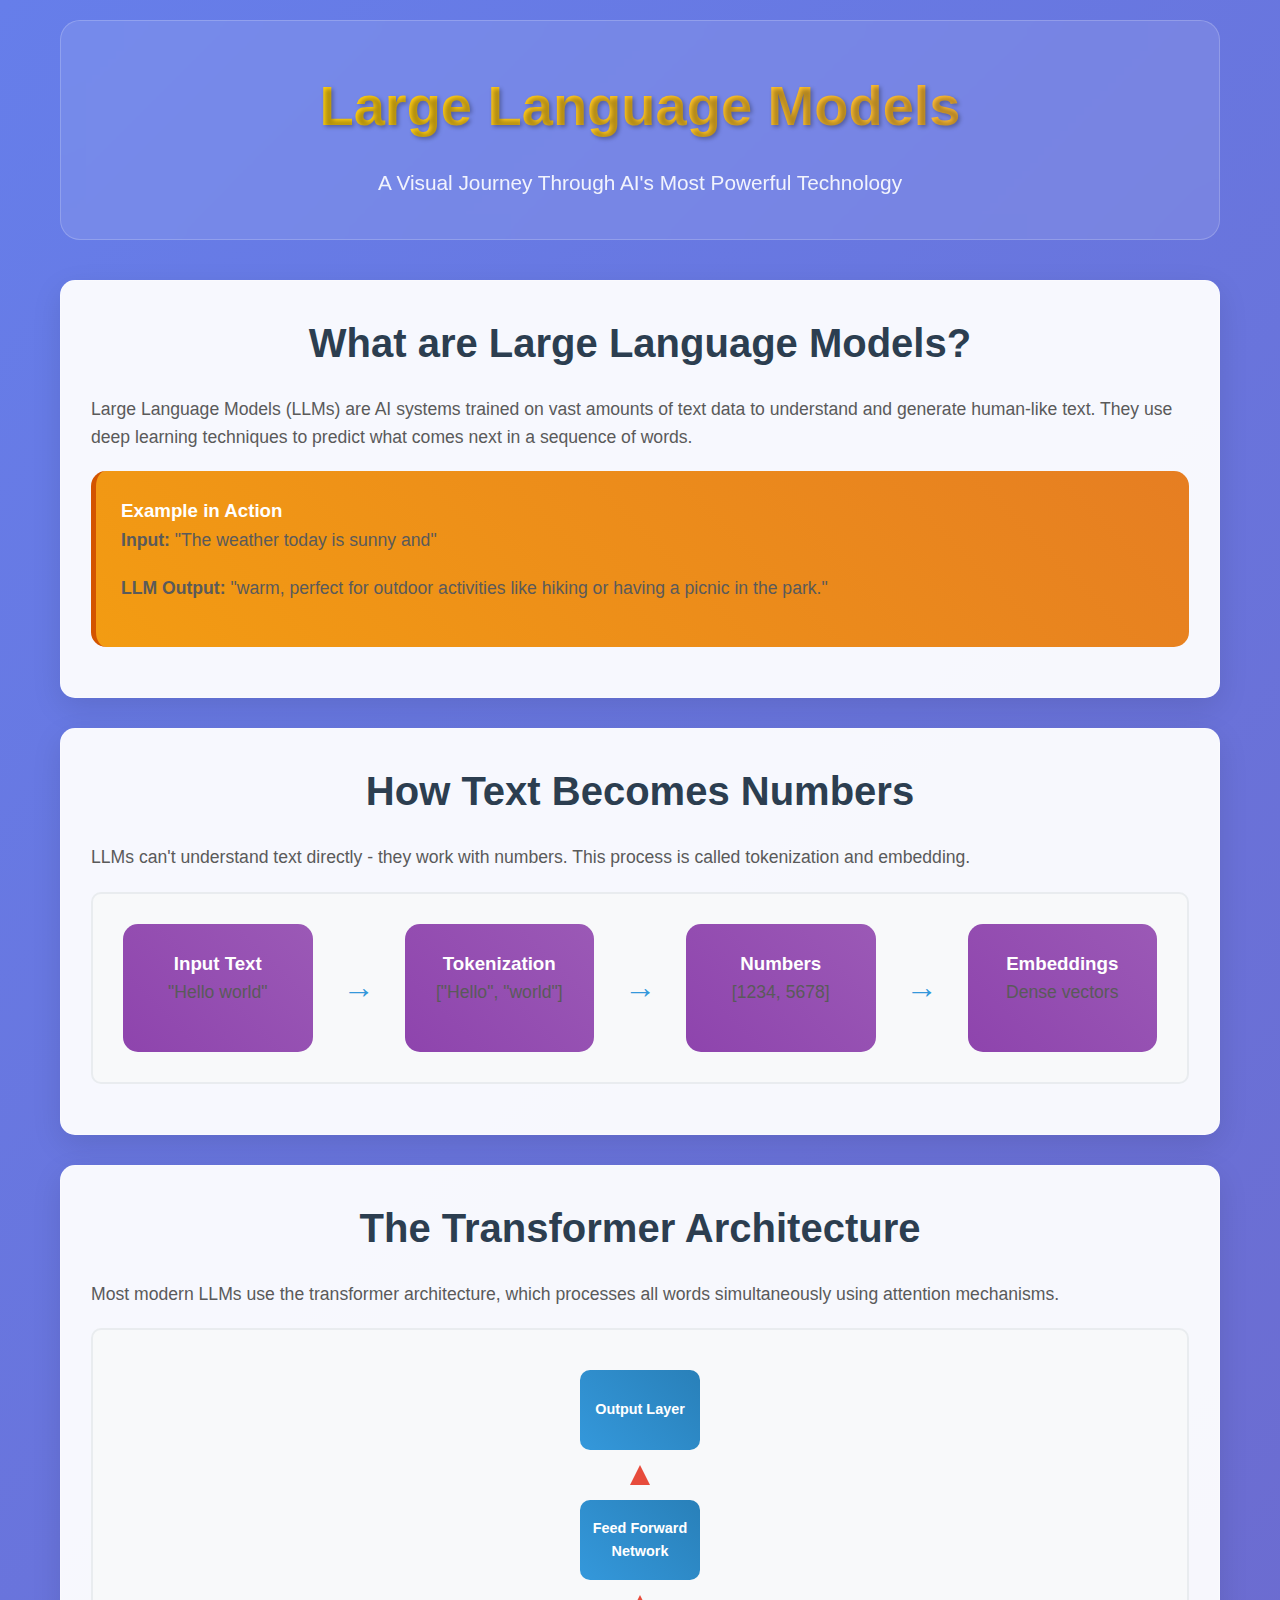
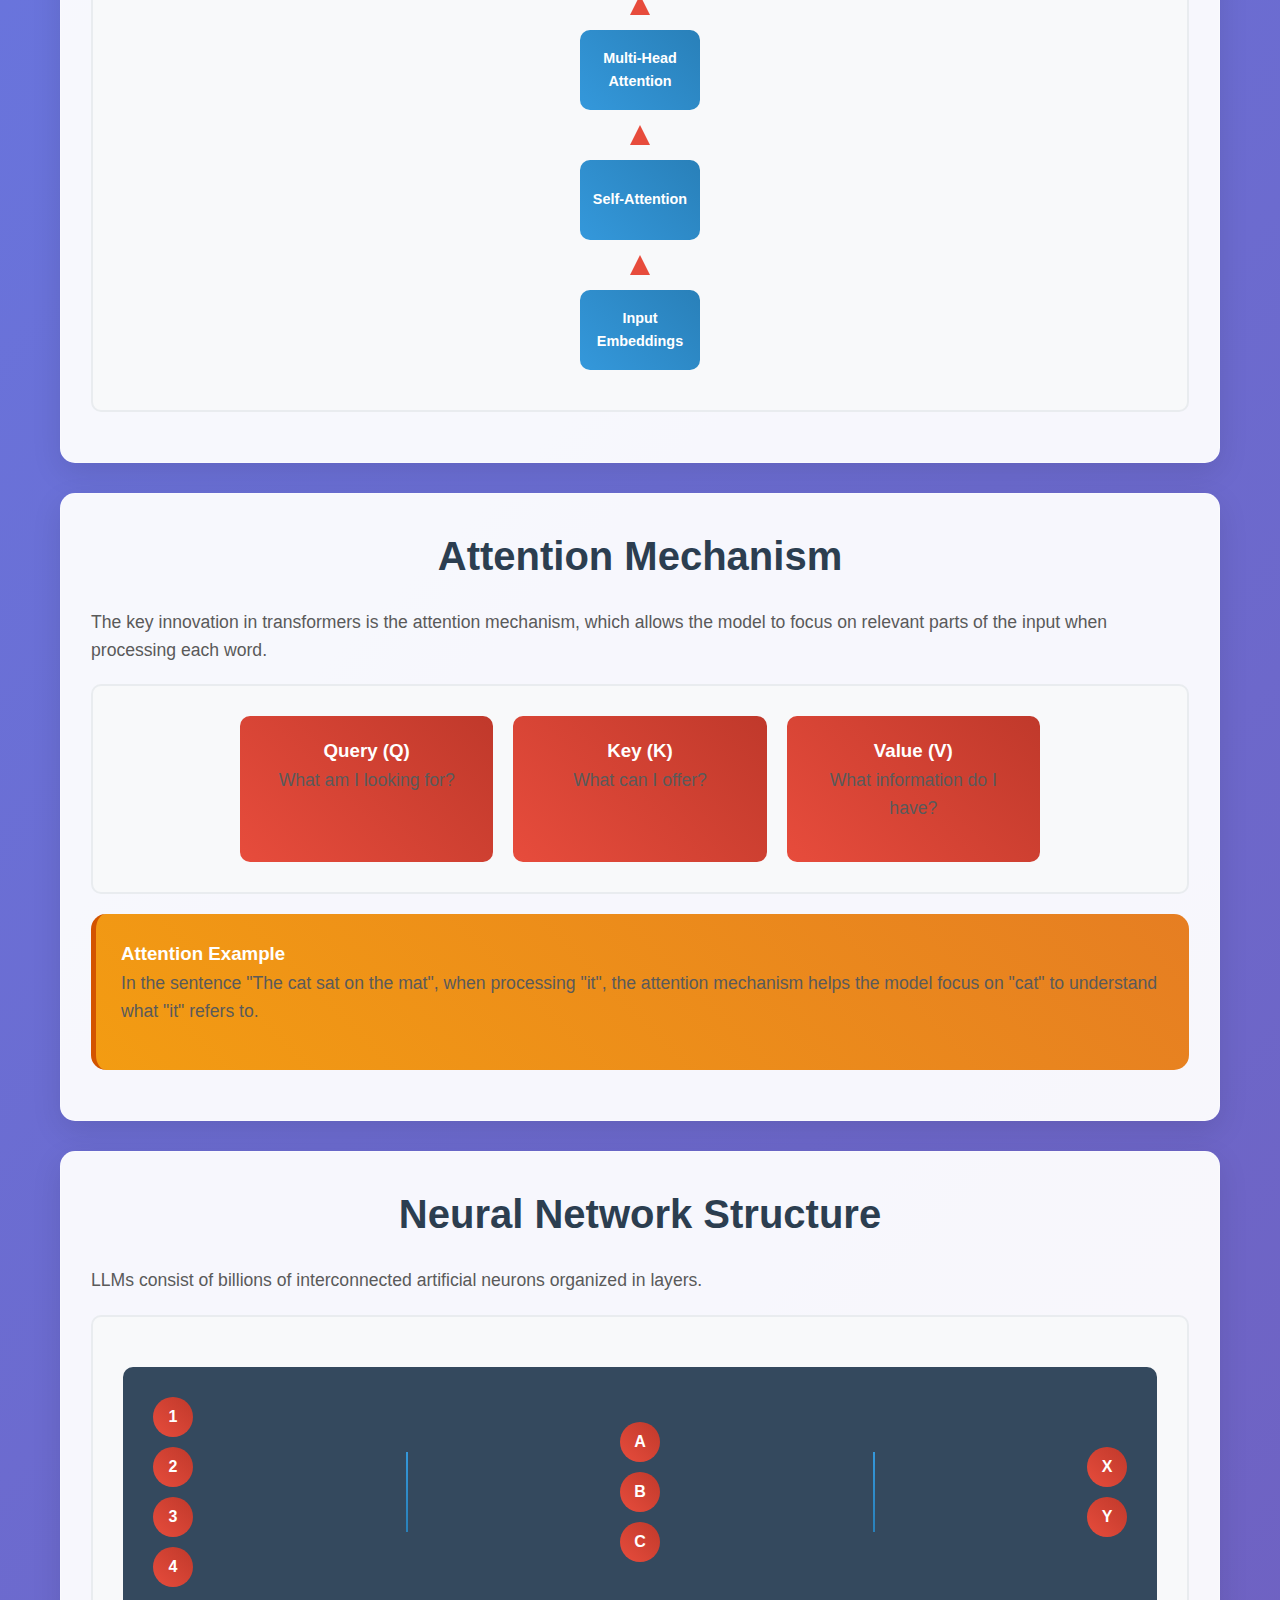
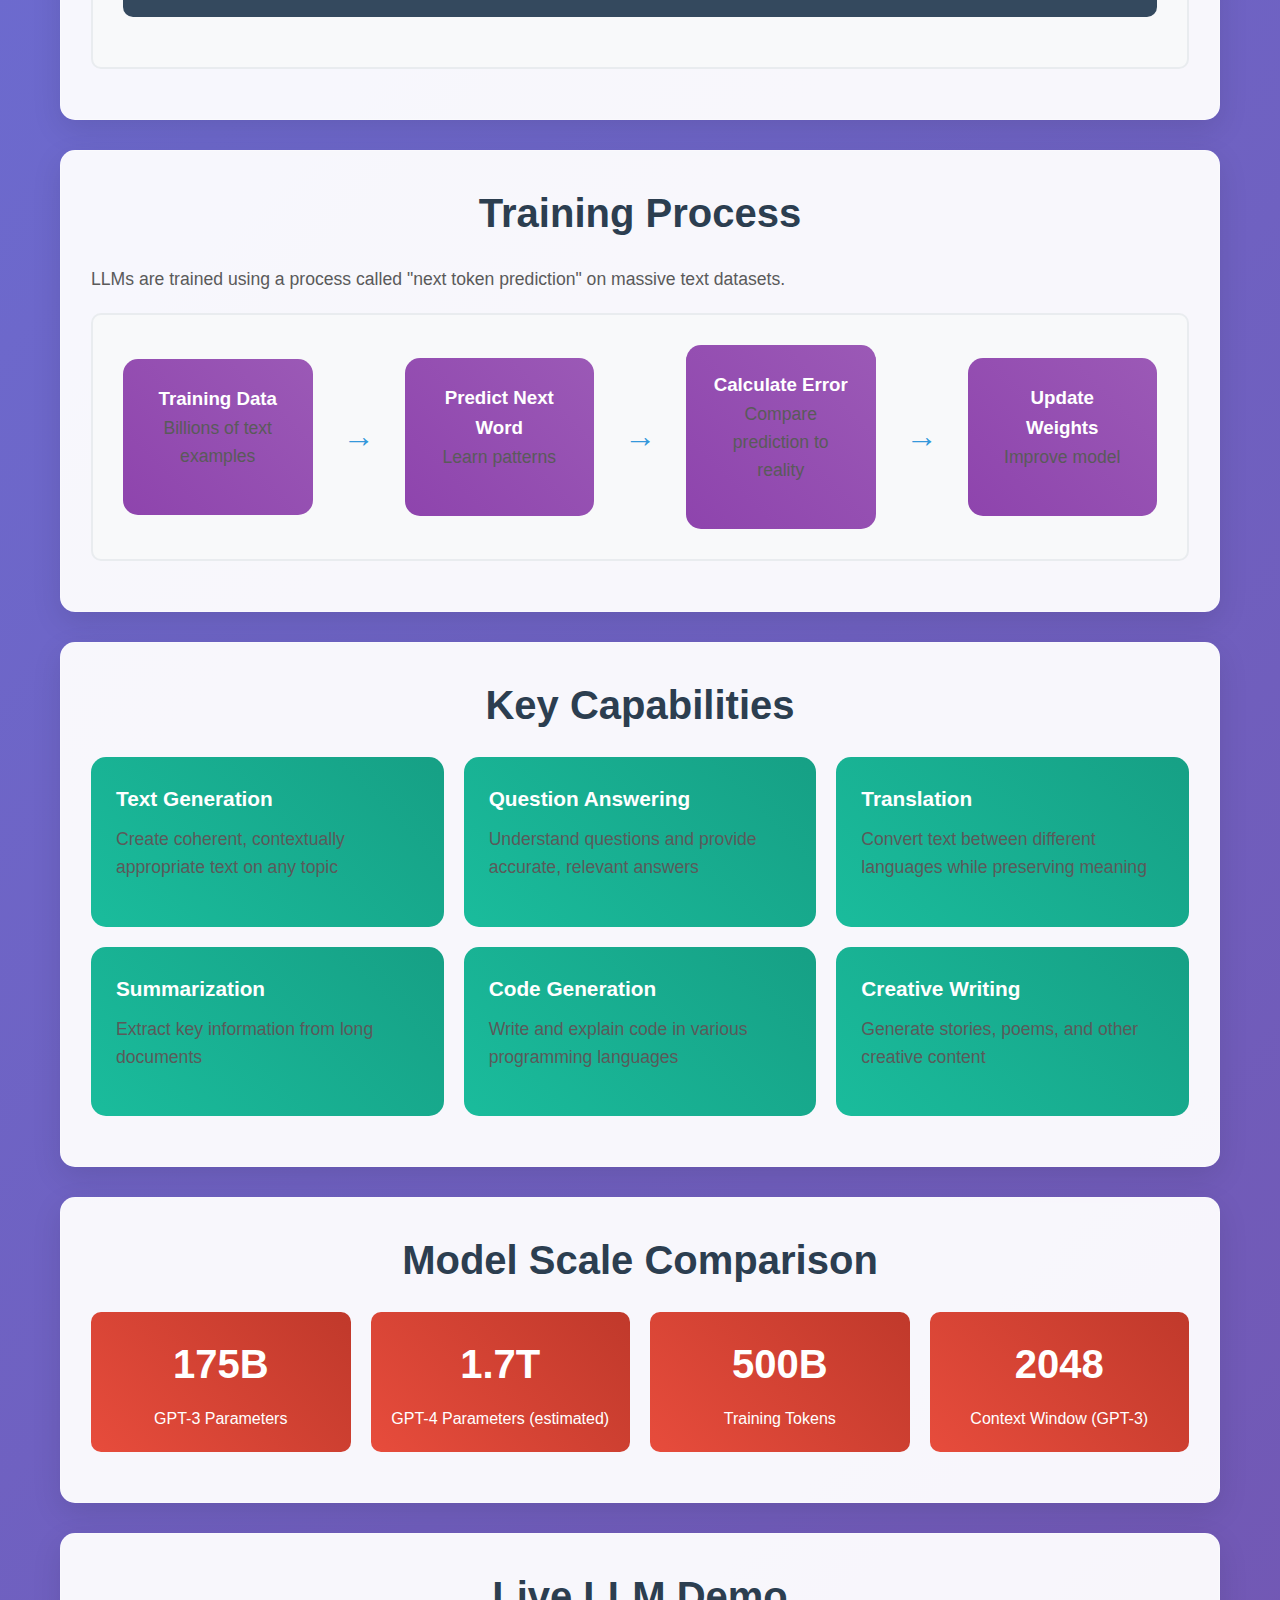
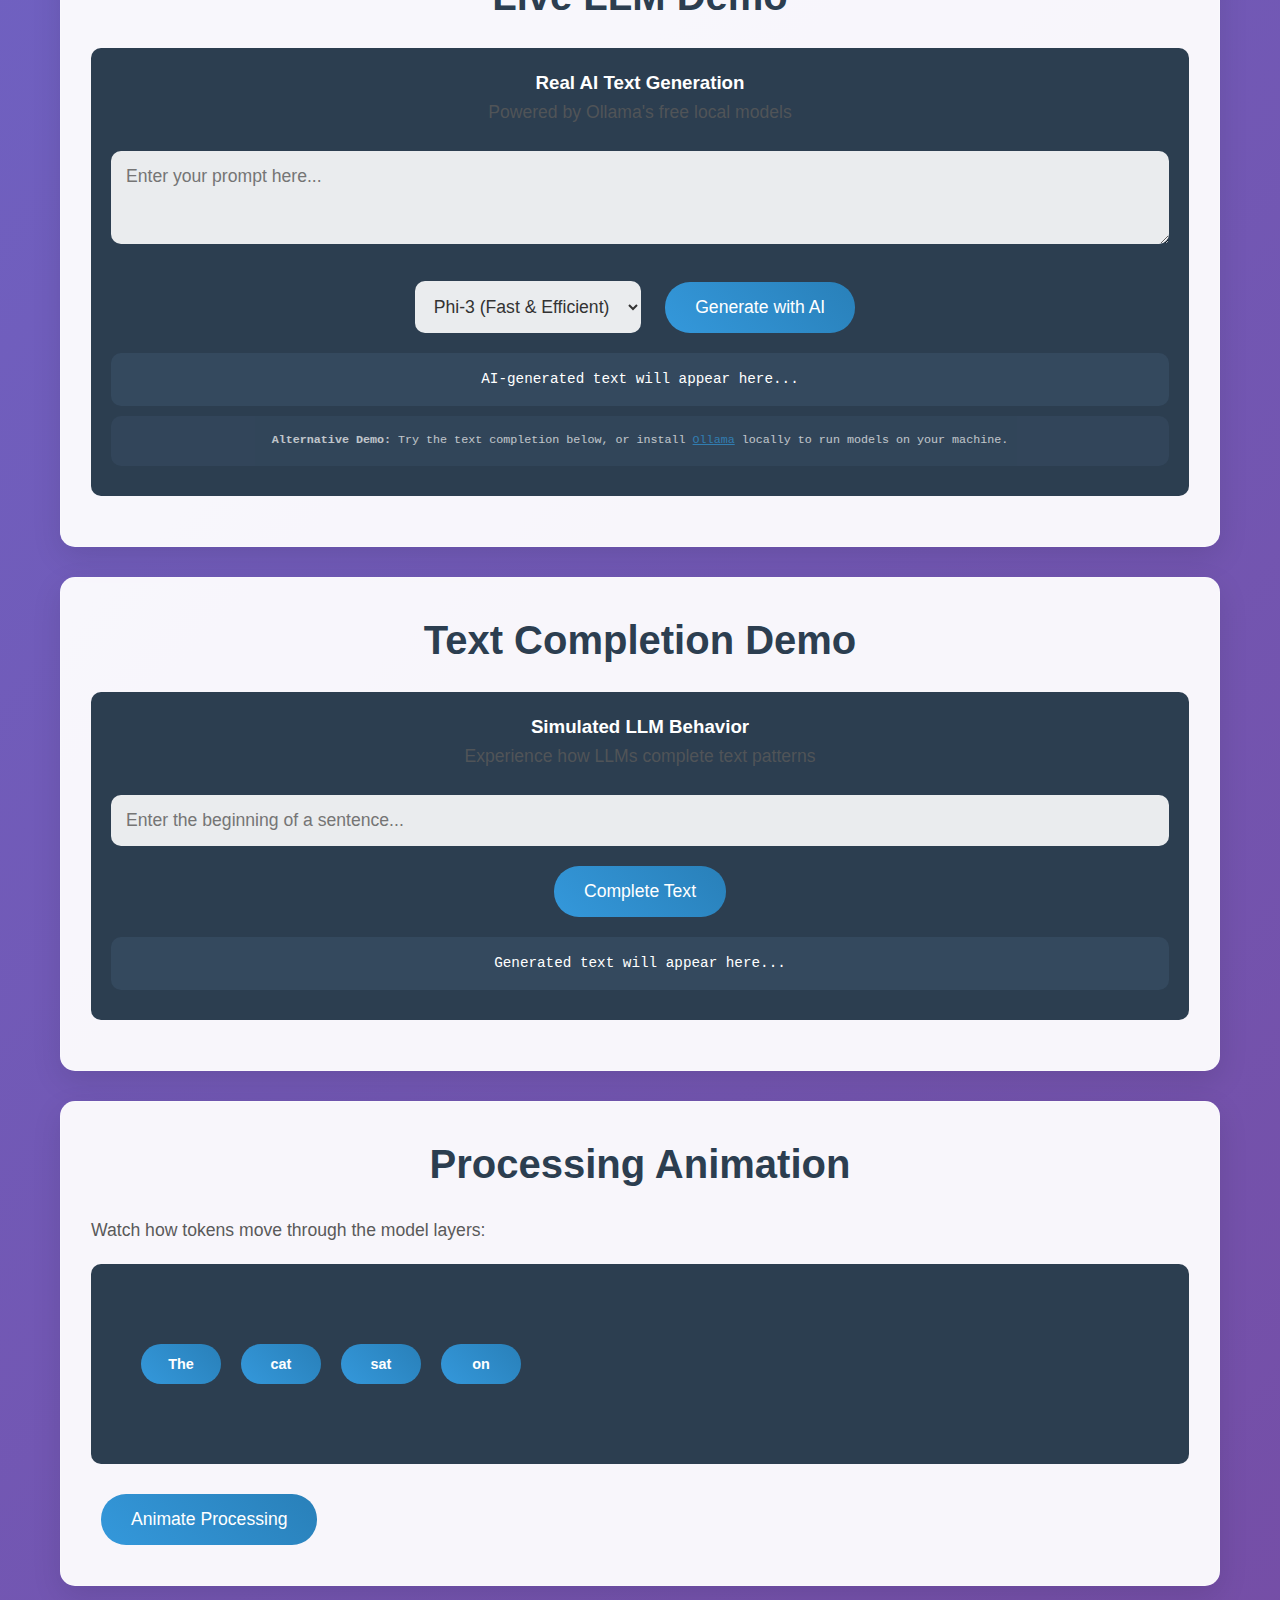
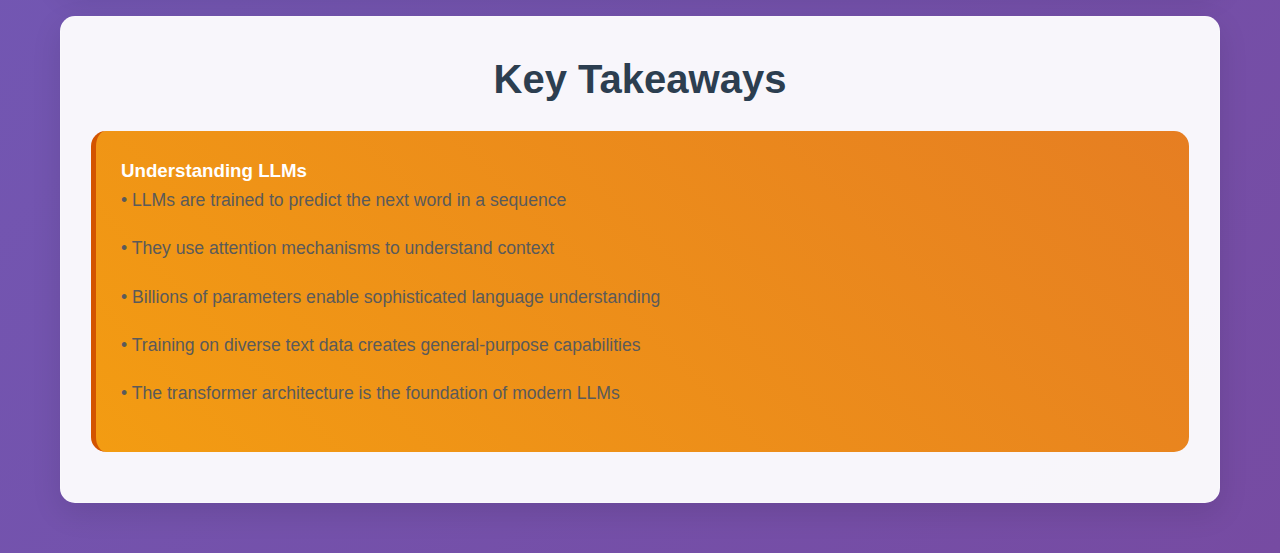
<file: llm.html>
<!DOCTYPE html>
<html lang="en">
<head>
    <meta charset="UTF-8">
    <meta name="viewport" content="width=device-width, initial-scale=1.0">
    <title>Large Language Models: Visual Explanation</title>
    <style>
        * {
            margin: 0;
            padding: 0;
            box-sizing: border-box;
        }

        body {
            font-family: 'Segoe UI', Tazomi, sans-serif;
            background: linear-gradient(135deg, #667eea 0%, #764ba2 100%);
            color: #333;
            line-height: 1.6;
        }

        .container {
            max-width: 1200px;
            margin: 0 auto;
            padding: 20px;
        }

        .header {
            text-align: center;
            margin-bottom: 40px;
            background: rgba(255, 255, 255, 0.1);
            backdrop-filter: blur(10px);
            border-radius: 20px;
            padding: 40px;
            border: 1px solid rgba(255, 255, 255, 0.2);
        }

        .header h1 {
            font-size: 3.5em;
            margin-bottom: 15px;
            background: linear-gradient(45deg, #ffd700, #ffb347);
            -webkit-background-clip: text;
            -webkit-text-fill-color: transparent;
            background-clip: text;
            text-shadow: 2px 2px 4px rgba(0, 0, 0, 0.3);
        }

        .header p {
            font-size: 1.3em;
            color: #ffffff;
            opacity: 0.9;
        }

        .section {
            background: rgba(255, 255, 255, 0.95);
            border-radius: 15px;
            padding: 30px;
            margin-bottom: 30px;
            box-shadow: 0 10px 30px rgba(0, 0, 0, 0.1);
            border: 1px solid rgba(255, 255, 255, 0.3);
        }

        .section h2 {
            font-size: 2.5em;
            margin-bottom: 20px;
            color: #2c3e50;
            text-align: center;
        }

        .section p {
            font-size: 1.1em;
            margin-bottom: 20px;
            color: #5a5a5a;
        }

        .diagram {
            background: #f8f9fa;
            border-radius: 10px;
            padding: 30px;
            margin: 20px 0;
            border: 2px solid #e9ecef;
        }

        .transformer-diagram {
            display: flex;
            justify-content: center;
            align-items: center;
            min-height: 400px;
            position: relative;
        }

        .layer {
            width: 120px;
            height: 80px;
            background: linear-gradient(45deg, #3498db, #2980b9);
            border-radius: 10px;
            margin: 10px;
            display: flex;
            align-items: center;
            justify-content: center;
            color: white;
            font-weight: bold;
            font-size: 0.9em;
            text-align: center;
            position: relative;
            transition: transform 0.3s ease;
            cursor: pointer;
        }

        .layer:hover {
            transform: scale(1.1);
        }

        .layer-stack {
            display: flex;
            flex-direction: column;
            align-items: center;
        }

        .arrow {
            width: 0;
            height: 0;
            border-left: 10px solid transparent;
            border-right: 10px solid transparent;
            border-bottom: 20px solid #e74c3c;
            margin: 5px 0;
        }

        .attention-diagram {
            display: grid;
            grid-template-columns: repeat(3, 1fr);
            gap: 20px;
            max-width: 800px;
            margin: 0 auto;
        }

        .attention-box {
            background: linear-gradient(45deg, #e74c3c, #c0392b);
            padding: 20px;
            border-radius: 10px;
            color: white;
            text-align: center;
            transition: transform 0.3s ease;
        }

        .attention-box:hover {
            transform: translateY(-5px);
        }

        .flow-diagram {
            display: flex;
            justify-content: space-between;
            align-items: center;
            flex-wrap: wrap;
            gap: 20px;
        }

        .flow-box {
            background: linear-gradient(45deg, #8e44ad, #9b59b6);
            color: white;
            padding: 25px;
            border-radius: 15px;
            text-align: center;
            flex: 1;
            min-width: 150px;
            transition: all 0.3s ease;
        }

        .flow-box:hover {
            transform: scale(1.05);
            box-shadow: 0 5px 15px rgba(0, 0, 0, 0.3);
        }

        .flow-arrow {
            font-size: 2em;
            color: #3498db;
            margin: 0 10px;
        }

        .example-box {
            background: linear-gradient(45deg, #f39c12, #e67e22);
            color: white;
            padding: 25px;
            border-radius: 15px;
            margin: 20px 0;
            border-left: 5px solid #d35400;
        }

        .animation-container {
            height: 200px;
            background: #2c3e50;
            border-radius: 10px;
            position: relative;
            overflow: hidden;
            margin: 20px 0;
        }

        .token {
            position: absolute;
            width: 80px;
            height: 40px;
            background: linear-gradient(45deg, #3498db, #2980b9);
            border-radius: 20px;
            color: white;
            display: flex;
            align-items: center;
            justify-content: center;
            font-size: 0.9em;
            font-weight: bold;
            transition: all 2s ease;
        }

        .token:nth-child(1) { left: 50px; top: 80px; }
        .token:nth-child(2) { left: 150px; top: 80px; }
        .token:nth-child(3) { left: 250px; top: 80px; }
        .token:nth-child(4) { left: 350px; top: 80px; }

        .neural-network {
            display: flex;
            justify-content: space-between;
            align-items: center;
            background: #34495e;
            padding: 30px;
            border-radius: 10px;
            margin: 20px 0;
        }

        .neuron-layer {
            display: flex;
            flex-direction: column;
            gap: 10px;
        }

        .neuron {
            width: 40px;
            height: 40px;
            background: linear-gradient(45deg, #e74c3c, #c0392b);
            border-radius: 50%;
            display: flex;
            align-items: center;
            justify-content: center;
            color: white;
            font-weight: bold;
            transition: all 0.3s ease;
        }

        .neuron:hover {
            background: linear-gradient(45deg, #f39c12, #e67e22);
            transform: scale(1.2);
        }

        .connection {
            width: 2px;
            height: 80px;
            background: linear-gradient(to bottom, #3498db, #2980b9);
            margin: 0 auto;
        }

        .key-concepts {
            display: grid;
            grid-template-columns: repeat(auto-fit, minmax(300px, 1fr));
            gap: 20px;
            margin: 20px 0;
        }

        .concept-card {
            background: linear-gradient(45deg, #1abc9c, #16a085);
            color: white;
            padding: 25px;
            border-radius: 15px;
            transition: transform 0.3s ease;
        }

        .concept-card:hover {
            transform: translateY(-5px);
        }

        .concept-card h3 {
            margin-bottom: 10px;
            font-size: 1.3em;
        }

        .metrics {
            display: grid;
            grid-template-columns: repeat(auto-fit, minmax(200px, 1fr));
            gap: 20px;
            margin: 20px 0;
        }

        .metric-item {
            background: linear-gradient(45deg, #e74c3c, #c0392b);
            color: white;
            padding: 20px;
            border-radius: 10px;
            text-align: center;
        }

        .metric-value {
            font-size: 2.5em;
            font-weight: bold;
            margin-bottom: 10px;
        }

        .interactive-button {
            background: linear-gradient(45deg, #3498db, #2980b9);
            color: white;
            border: none;
            padding: 15px 30px;
            border-radius: 25px;
            font-size: 1.1em;
            cursor: pointer;
            transition: all 0.3s ease;
            margin: 10px;
        }

        .interactive-button:hover {
            background: linear-gradient(45deg, #2980b9, #3498db);
            transform: translateY(-2px);
            box-shadow: 0 5px 15px rgba(0, 0, 0, 0.2);
        }

        .demo-area {
            background: #2c3e50;
            border-radius: 10px;
            padding: 20px;
            margin: 20px 0;
            color: white;
            text-align: center;
        }

        .demo-input {
            width: 100%;
            padding: 15px;
            border: none;
            border-radius: 10px;
            font-size: 1.1em;
            margin: 10px 0;
            background: rgba(255, 255, 255, 0.9);
            color: #333;
        }

        .demo-input:focus {
            outline: none;
            box-shadow: 0 0 10px rgba(52, 152, 219, 0.5);
        }

        textarea.demo-input {
            resize: vertical;
            min-height: 80px;
            font-family: inherit;
        }

        select.demo-input {
            width: auto;
            cursor: pointer;
        }

        .demo-output {
            background: #34495e;
            padding: 15px;
            border-radius: 10px;
            margin: 10px 0;
            min-height: 50px;
            font-family: monospace;
            font-size: 1.1em;
        }

        @media (max-width: 768px) {
            .header h1 {
                font-size: 2.5em;
            }
            
            .flow-diagram {
                flex-direction: column;
            }
            
            .flow-arrow {
                transform: rotate(90deg);
            }
        }
    </style>
</head>
<body>
    <div class="container">
        <div class="header">
            <h1>Large Language Models</h1>
            <p>A Visual Journey Through AI's Most Powerful Technology</p>
        </div>

        <div class="section">
            <h2>What are Large Language Models?</h2>
            <p>Large Language Models (LLMs) are AI systems trained on vast amounts of text data to understand and generate human-like text. They use deep learning techniques to predict what comes next in a sequence of words.</p>
            
            <div class="example-box">
                <h3>Example in Action</h3>
                <p><strong>Input:</strong> "The weather today is sunny and"</p>
                <p><strong>LLM Output:</strong> "warm, perfect for outdoor activities like hiking or having a picnic in the park."</p>
            </div>
        </div>

        <div class="section">
            <h2>How Text Becomes Numbers</h2>
            <p>LLMs can't understand text directly - they work with numbers. This process is called tokenization and embedding.</p>
            
            <div class="diagram">
                <div class="flow-diagram">
                    <div class="flow-box">
                        <h3>Input Text</h3>
                        <p>"Hello world"</p>
                    </div>
                    <div class="flow-arrow">→</div>
                    <div class="flow-box">
                        <h3>Tokenization</h3>
                        <p>["Hello", "world"]</p>
                    </div>
                    <div class="flow-arrow">→</div>
                    <div class="flow-box">
                        <h3>Numbers</h3>
                        <p>[1234, 5678]</p>
                    </div>
                    <div class="flow-arrow">→</div>
                    <div class="flow-box">
                        <h3>Embeddings</h3>
                        <p>Dense vectors</p>
                    </div>
                </div>
            </div>
        </div>

        <div class="section">
            <h2>The Transformer Architecture</h2>
            <p>Most modern LLMs use the transformer architecture, which processes all words simultaneously using attention mechanisms.</p>
            
            <div class="diagram">
                <div class="transformer-diagram">
                    <div class="layer-stack">
                        <div class="layer">Output Layer</div>
                        <div class="arrow"></div>
                        <div class="layer">Feed Forward Network</div>
                        <div class="arrow"></div>
                        <div class="layer">Multi-Head Attention</div>
                        <div class="arrow"></div>
                        <div class="layer">Self-Attention</div>
                        <div class="arrow"></div>
                        <div class="layer">Input Embeddings</div>
                    </div>
                </div>
            </div>
        </div>

        <div class="section">
            <h2>Attention Mechanism</h2>
            <p>The key innovation in transformers is the attention mechanism, which allows the model to focus on relevant parts of the input when processing each word.</p>
            
            <div class="diagram">
                <div class="attention-diagram">
                    <div class="attention-box">
                        <h3>Query (Q)</h3>
                        <p>What am I looking for?</p>
                    </div>
                    <div class="attention-box">
                        <h3>Key (K)</h3>
                        <p>What can I offer?</p>
                    </div>
                    <div class="attention-box">
                        <h3>Value (V)</h3>
                        <p>What information do I have?</p>
                    </div>
                </div>
            </div>
            
            <div class="example-box">
                <h3>Attention Example</h3>
                <p>In the sentence "The cat sat on the mat", when processing "it", the attention mechanism helps the model focus on "cat" to understand what "it" refers to.</p>
            </div>
        </div>

        <div class="section">
            <h2>Neural Network Structure</h2>
            <p>LLMs consist of billions of interconnected artificial neurons organized in layers.</p>
            
            <div class="diagram">
                <div class="neural-network">
                    <div class="neuron-layer">
                        <div class="neuron">1</div>
                        <div class="neuron">2</div>
                        <div class="neuron">3</div>
                        <div class="neuron">4</div>
                    </div>
                    <div class="connection"></div>
                    <div class="neuron-layer">
                        <div class="neuron">A</div>
                        <div class="neuron">B</div>
                        <div class="neuron">C</div>
                    </div>
                    <div class="connection"></div>
                    <div class="neuron-layer">
                        <div class="neuron">X</div>
                        <div class="neuron">Y</div>
                    </div>
                </div>
            </div>
        </div>

        <div class="section">
            <h2>Training Process</h2>
            <p>LLMs are trained using a process called "next token prediction" on massive text datasets.</p>
            
            <div class="diagram">
                <div class="flow-diagram">
                    <div class="flow-box">
                        <h3>Training Data</h3>
                        <p>Billions of text examples</p>
                    </div>
                    <div class="flow-arrow">→</div>
                    <div class="flow-box">
                        <h3>Predict Next Word</h3>
                        <p>Learn patterns</p>
                    </div>
                    <div class="flow-arrow">→</div>
                    <div class="flow-box">
                        <h3>Calculate Error</h3>
                        <p>Compare prediction to reality</p>
                    </div>
                    <div class="flow-arrow">→</div>
                    <div class="flow-box">
                        <h3>Update Weights</h3>
                        <p>Improve model</p>
                    </div>
                </div>
            </div>
        </div>

        <div class="section">
            <h2>Key Capabilities</h2>
            <div class="key-concepts">
                <div class="concept-card">
                    <h3>Text Generation</h3>
                    <p>Create coherent, contextually appropriate text on any topic</p>
                </div>
                <div class="concept-card">
                    <h3>Question Answering</h3>
                    <p>Understand questions and provide accurate, relevant answers</p>
                </div>
                <div class="concept-card">
                    <h3>Translation</h3>
                    <p>Convert text between different languages while preserving meaning</p>
                </div>
                <div class="concept-card">
                    <h3>Summarization</h3>
                    <p>Extract key information from long documents</p>
                </div>
                <div class="concept-card">
                    <h3>Code Generation</h3>
                    <p>Write and explain code in various programming languages</p>
                </div>
                <div class="concept-card">
                    <h3>Creative Writing</h3>
                    <p>Generate stories, poems, and other creative content</p>
                </div>
            </div>
        </div>

        <div class="section">
            <h2>Model Scale Comparison</h2>
            <div class="metrics">
                <div class="metric-item">
                    <div class="metric-value">175B</div>
                    <div>GPT-3 Parameters</div>
                </div>
                <div class="metric-item">
                    <div class="metric-value">1.7T</div>
                    <div>GPT-4 Parameters (estimated)</div>
                </div>
                <div class="metric-item">
                    <div class="metric-value">500B</div>
                    <div>Training Tokens</div>
                </div>
                <div class="metric-item">
                    <div class="metric-value">2048</div>
                    <div>Context Window (GPT-3)</div>
                </div>
            </div>
        </div>

        <div class="section">
            <h2>Live LLM Demo</h2>
            <div class="demo-area">
                <h3>Real AI Text Generation</h3>
                <p style="margin-bottom: 15px; opacity: 0.8;">Powered by Ollama's free local models</p>
                <textarea class="demo-input" placeholder="Enter your prompt here..." id="demo-input" rows="3"></textarea>
                <div style="margin: 10px 0;">
                    <select id="model-select" class="demo-input" style="width: auto; display: inline-block; margin-right: 10px;">
                        <option value="phi3">Phi-3 (Fast & Efficient)</option>
                        <option value="llama3">Llama 3 (Advanced)</option>
                        <option value="gemma">Gemma (Google)</option>
                        <option value="mistral">Mistral (Multilingual)</option>
                    </select>
                    <button class="interactive-button" onclick="generateWithOllama()" id="generate-btn">Generate with AI</button>
                </div>
                <div class="demo-output" id="demo-output">AI-generated text will appear here...</div>
                <div class="demo-output" style="font-size: 0.9em; opacity: 0.7; margin-top: 10px;">
                    <strong>Alternative Demo:</strong> Try the text completion below, or install <a href="https://ollama.ai" target="_blank" style="color: #3498db;">Ollama</a> locally to run models on your machine.
                </div>
            </div>
        </div>

        <div class="section">
            <h2>Text Completion Demo</h2>
            <div class="demo-area">
                <h3>Simulated LLM Behavior</h3>
                <p style="margin-bottom: 15px; opacity: 0.8;">Experience how LLMs complete text patterns</p>
                <input type="text" class="demo-input" placeholder="Enter the beginning of a sentence..." id="demo-input-2">
                <button class="interactive-button" onclick="generateSimulatedText()">Complete Text</button>
                <div class="demo-output" id="demo-output-2">Generated text will appear here...</div>
            </div>
        </div>

        <div class="section">
            <h2>Processing Animation</h2>
            <p>Watch how tokens move through the model layers:</p>
            <div class="animation-container" id="animation-container">
                <div class="token">The</div>
                <div class="token">cat</div>
                <div class="token">sat</div>
                <div class="token">on</div>
            </div>
            <button class="interactive-button" onclick="animateTokens()">Animate Processing</button>
        </div>

        <div class="section">
            <h2>Key Takeaways</h2>
            <div class="example-box">
                <h3>Understanding LLMs</h3>
                <p>• LLMs are trained to predict the next word in a sequence</p>
                <p>• They use attention mechanisms to understand context</p>
                <p>• Billions of parameters enable sophisticated language understanding</p>
                <p>• Training on diverse text data creates general-purpose capabilities</p>
                <p>• The transformer architecture is the foundation of modern LLMs</p>
            </div>
        </div>
    </div>

    <script>
        function generateWithOllama() {
            const input = document.getElementById('demo-input').value;
            const output = document.getElementById('demo-output');
            const button = document.getElementById('generate-btn');
            const modelSelect = document.getElementById('model-select');
            
            if (!input.trim()) {
                output.textContent = 'Please enter some text to generate a response.';
                return;
            }
            
            button.textContent = 'Generating...';
            button.disabled = true;
            output.textContent = 'Trying to connect to local Ollama...';
            
            const selectedModel = modelSelect.value;
            
            // Try to connect to local Ollama installation
            fetch('http://localhost:11434/api/generate', {
                method: 'POST',
                headers: {
                    'Content-Type': 'application/json',
                },
                body: JSON.stringify({
                    model: selectedModel,
                    prompt: input,
                    stream: false
                })
            })
            .then(response => response.json())
            .then(data => {
                button.textContent = 'Generate with AI';
                button.disabled = false;
                
                if (data.response) {
                    output.innerHTML = `<strong>AI Response:</strong><br>${data.response}`;
                } else {
                    output.innerHTML = '<span style="color: #e74c3c;">No response received. Make sure Ollama is running locally.</span>';
                }
            })
            .catch(error => {
                button.textContent = 'Generate with AI';
                button.disabled = false;
                output.innerHTML = `<span style="color: #f39c12;">Ollama not found locally. This demo requires <a href="https://ollama.ai" target="_blank" style="color: #3498db;">Ollama</a> to be installed and running on your machine.<br><br>Try the text completion demo below instead!</span>`;
            });
        }

        function generateSimulatedText() {
            const input = document.getElementById('demo-input-2').value;
            const output = document.getElementById('demo-output-2');
            
            if (!input.trim()) {
                output.textContent = 'Please enter some text to complete.';
                return;
            }
            
            // Sophisticated text completion patterns
            const patterns = {
                'artificial intelligence': [
                    'will revolutionize how we work, learn, and interact with technology in the coming decades.',
                    'has the potential to solve complex problems in healthcare, climate change, and scientific research.',
                    'requires careful consideration of ethical implications and responsible development practices.'
                ],
                'machine learning': [
                    'algorithms can identify patterns in data that humans might miss, enabling breakthrough discoveries.',
                    'is transforming industries from finance to healthcare through predictive analytics and automation.',
                    'models require vast amounts of data and computational power to achieve optimal performance.'
                ],
                'neural networks': [
                    'are inspired by the human brain and consist of interconnected nodes that process information.',
                    'can learn complex patterns through multiple layers of computation and backpropagation.',
                    'have enabled remarkable advances in computer vision, natural language processing, and robotics.'
                ],
                'the future': [
                    'holds incredible possibilities for human advancement through technological innovation.',
                    'will likely be shaped by our choices today regarding sustainability and social equity.',
                    'depends on how well we adapt to rapid changes in technology and society.'
                ],
                'climate change': [
                    'represents one of the most pressing challenges of our time, requiring global cooperation.',
                    'is already affecting weather patterns, sea levels, and ecosystems around the world.',
                    'solutions include renewable energy, sustainable agriculture, and innovative technologies.'
                ],
                'space exploration': [
                    'opens new frontiers for scientific discovery and potential human settlement.',
                    'has led to countless technological innovations that benefit life on Earth.',
                    'represents humanity\'s drive to understand our place in the universe.'
                ]
            };
            
            // Find the best matching pattern
            const inputLower = input.toLowerCase();
            let bestMatch = null;
            let bestScore = 0;
            
            for (const [key, completions] of Object.entries(patterns)) {
                if (inputLower.includes(key)) {
                    const score = key.length;
                    if (score > bestScore) {
                        bestMatch = completions;
                        bestScore = score;
                    }
                }
            }
            
            // Default completions for general text
            const defaultCompletions = [
                'and this opens up many interesting possibilities for the future.',
                'which demonstrates the remarkable complexity of human language and thought.',
                'showing how interconnected our world has become through technology.',
                'revealing patterns that help us understand complex systems better.',
                'while considering the broader implications for society and progress.',
                'as we navigate the challenges and opportunities of modern life.',
                'through innovative approaches that combine creativity with analytical thinking.'
            ];
            
            const completions = bestMatch || defaultCompletions;
            const randomCompletion = completions[Math.floor(Math.random() * completions.length)];
            
            // Add typing animation
            output.innerHTML = `<strong>Input:</strong> ${input}<br><strong>Completion:</strong> <span id="typing-text"></span>`;
            
            const typingElement = document.getElementById('typing-text');
            let i = 0;
            const typeWriter = () => {
                if (i < randomCompletion.length) {
                    typingElement.textContent += randomCompletion.charAt(i);
                    i++;
                    setTimeout(typeWriter, 30);
                }
            };
            
            setTimeout(typeWriter, 300);
        }

        function generateRealText() {
            // Fallback to simulated text
            generateSimulatedText();
        }

        function generateText() {
            generateSimulatedText();
        }

        function animateTokens() {
            const tokens = document.querySelectorAll('.token');
            const container = document.getElementById('animation-container');
            
            tokens.forEach((token, index) => {
                setTimeout(() => {
                    token.style.transform = 'translateY(-50px)';
                    token.style.backgroundColor = '#e74c3c';
                    
                    setTimeout(() => {
                        token.style.transform = 'translateY(0)';
                        token.style.backgroundColor = '#2ecc71';
                    }, 500);
                }, index * 200);
            });
        }

        // Add some interactive hover effects
        document.querySelectorAll('.layer').forEach(layer => {
            layer.addEventListener('click', function() {
                this.style.transform = 'scale(1.2)';
                setTimeout(() => {
                    this.style.transform = 'scale(1)';
                }, 200);
            });
        });

        // Add example text to the demo
        document.getElementById('demo-input').addEventListener('focus', function() {
            if (this.value === '') {
                this.placeholder = 'e.g., "What is the future of artificial intelligence?" or "Tell me about machine learning"';
            }
        });

        document.getElementById('demo-input-2').addEventListener('focus', function() {
            if (this.value === '') {
                this.placeholder = 'e.g., "The future of artificial intelligence" or "Climate change"';
            }
        });

        // Add Enter key support for text generation
        document.getElementById('demo-input').addEventListener('keydown', function(e) {
            if (e.key === 'Enter' && !e.shiftKey) {
                e.preventDefault();
                generateWithOllama();
            }
        });

        document.getElementById('demo-input-2').addEventListener('keydown', function(e) {
            if (e.key === 'Enter') {
                e.preventDefault();
                generateSimulatedText();
            }
        });
    </script>
</body>
</html>
</file>
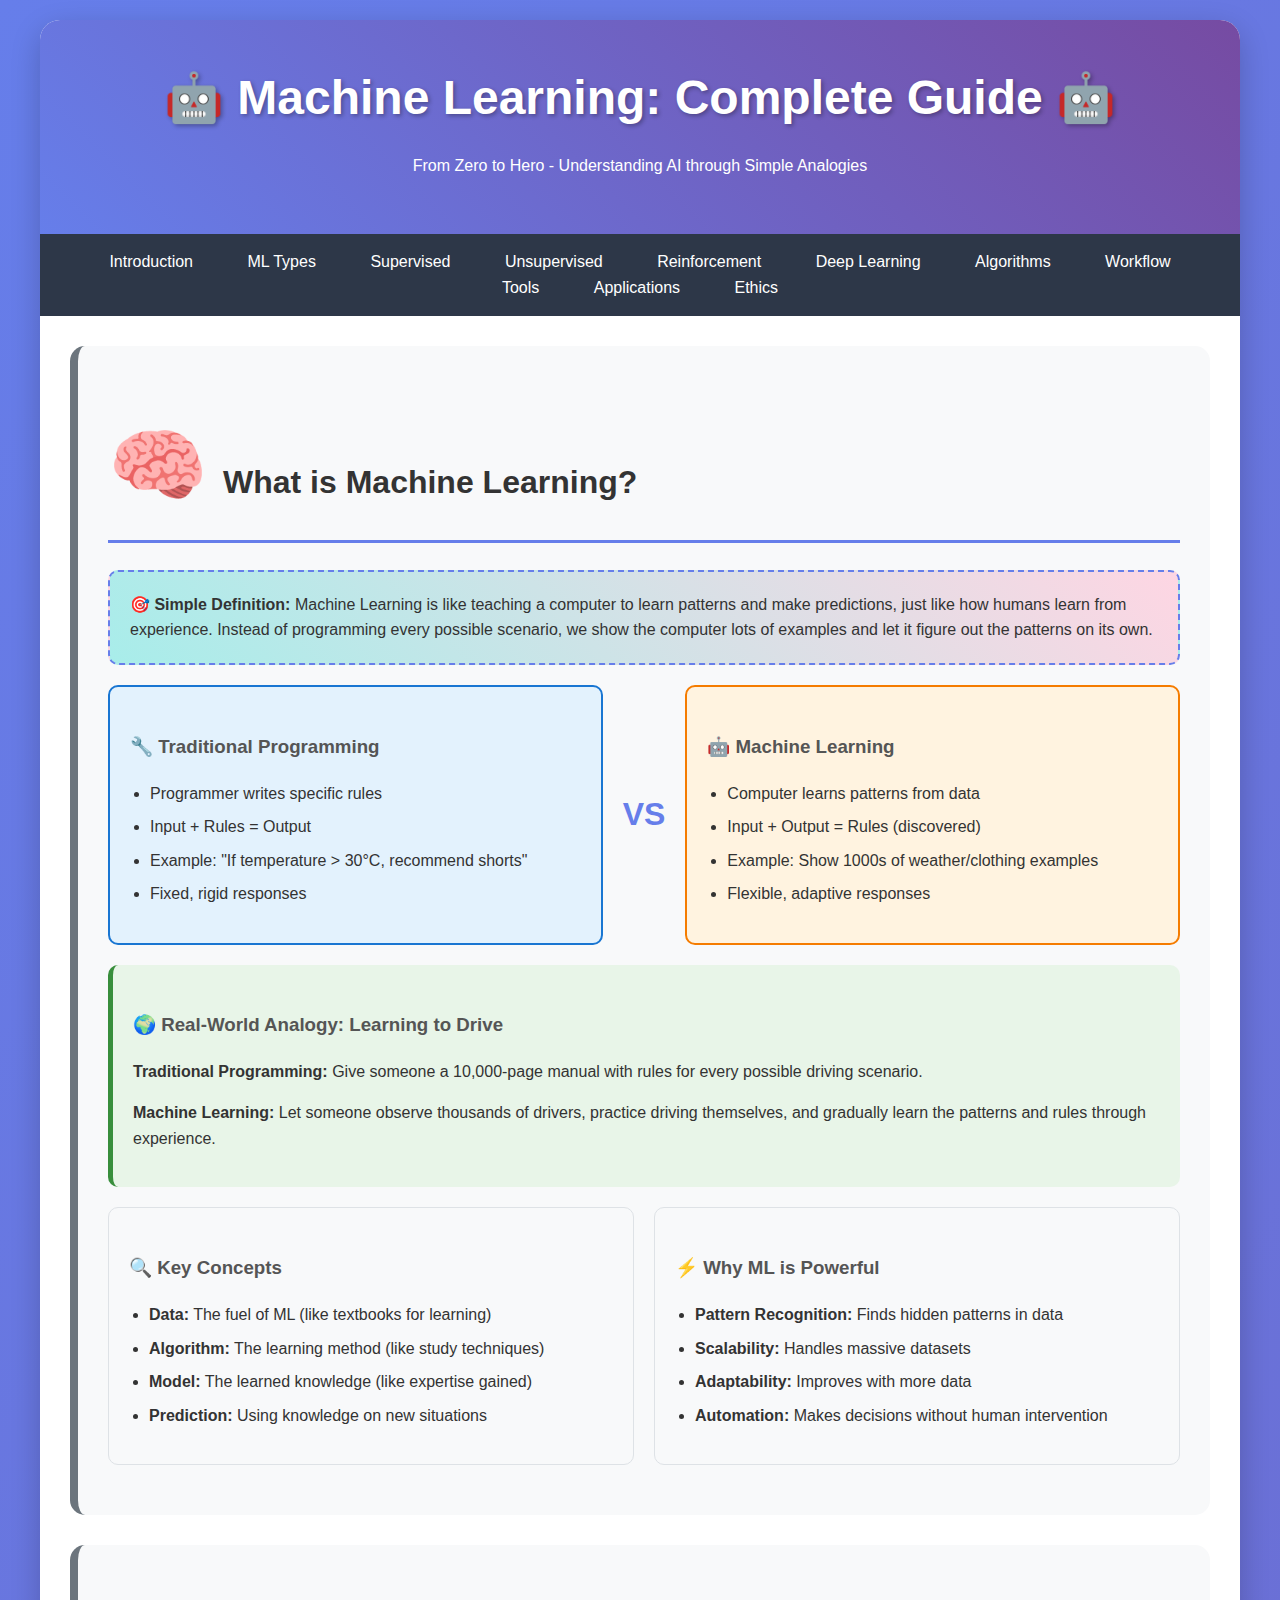
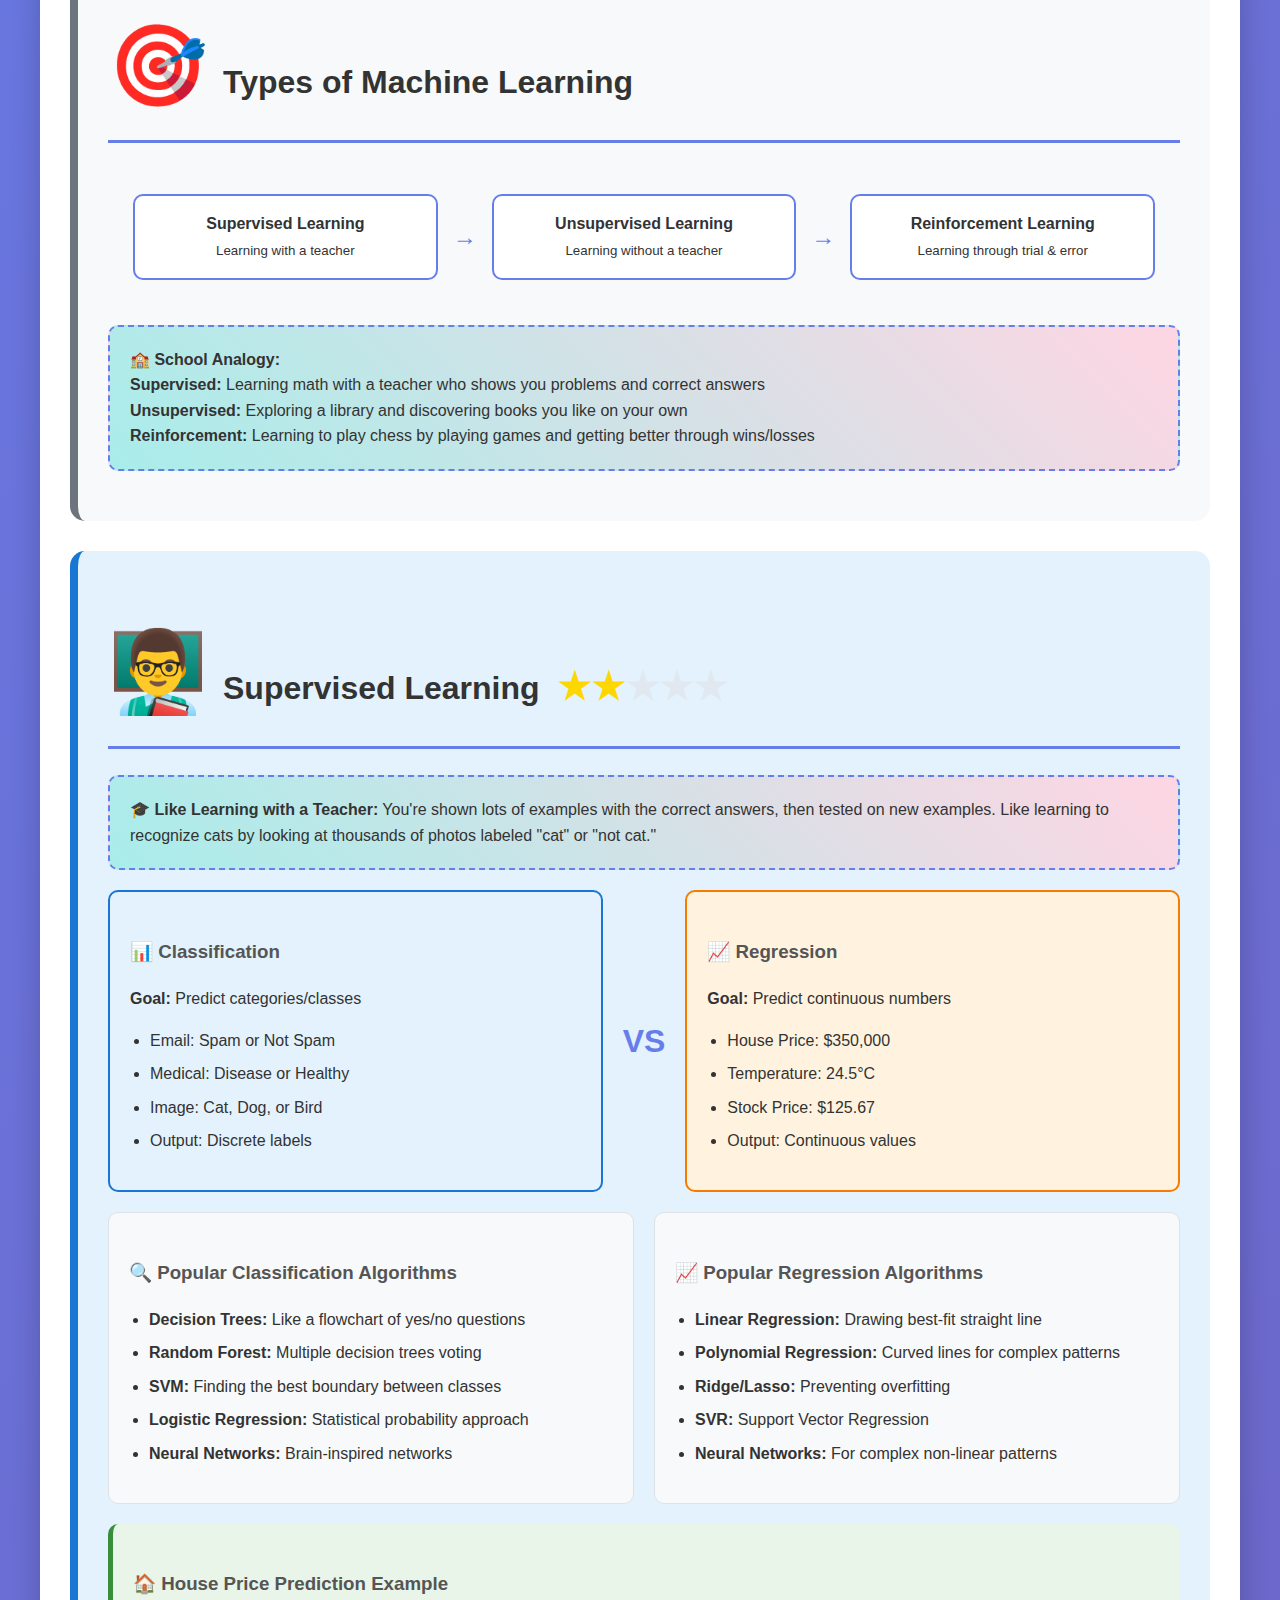
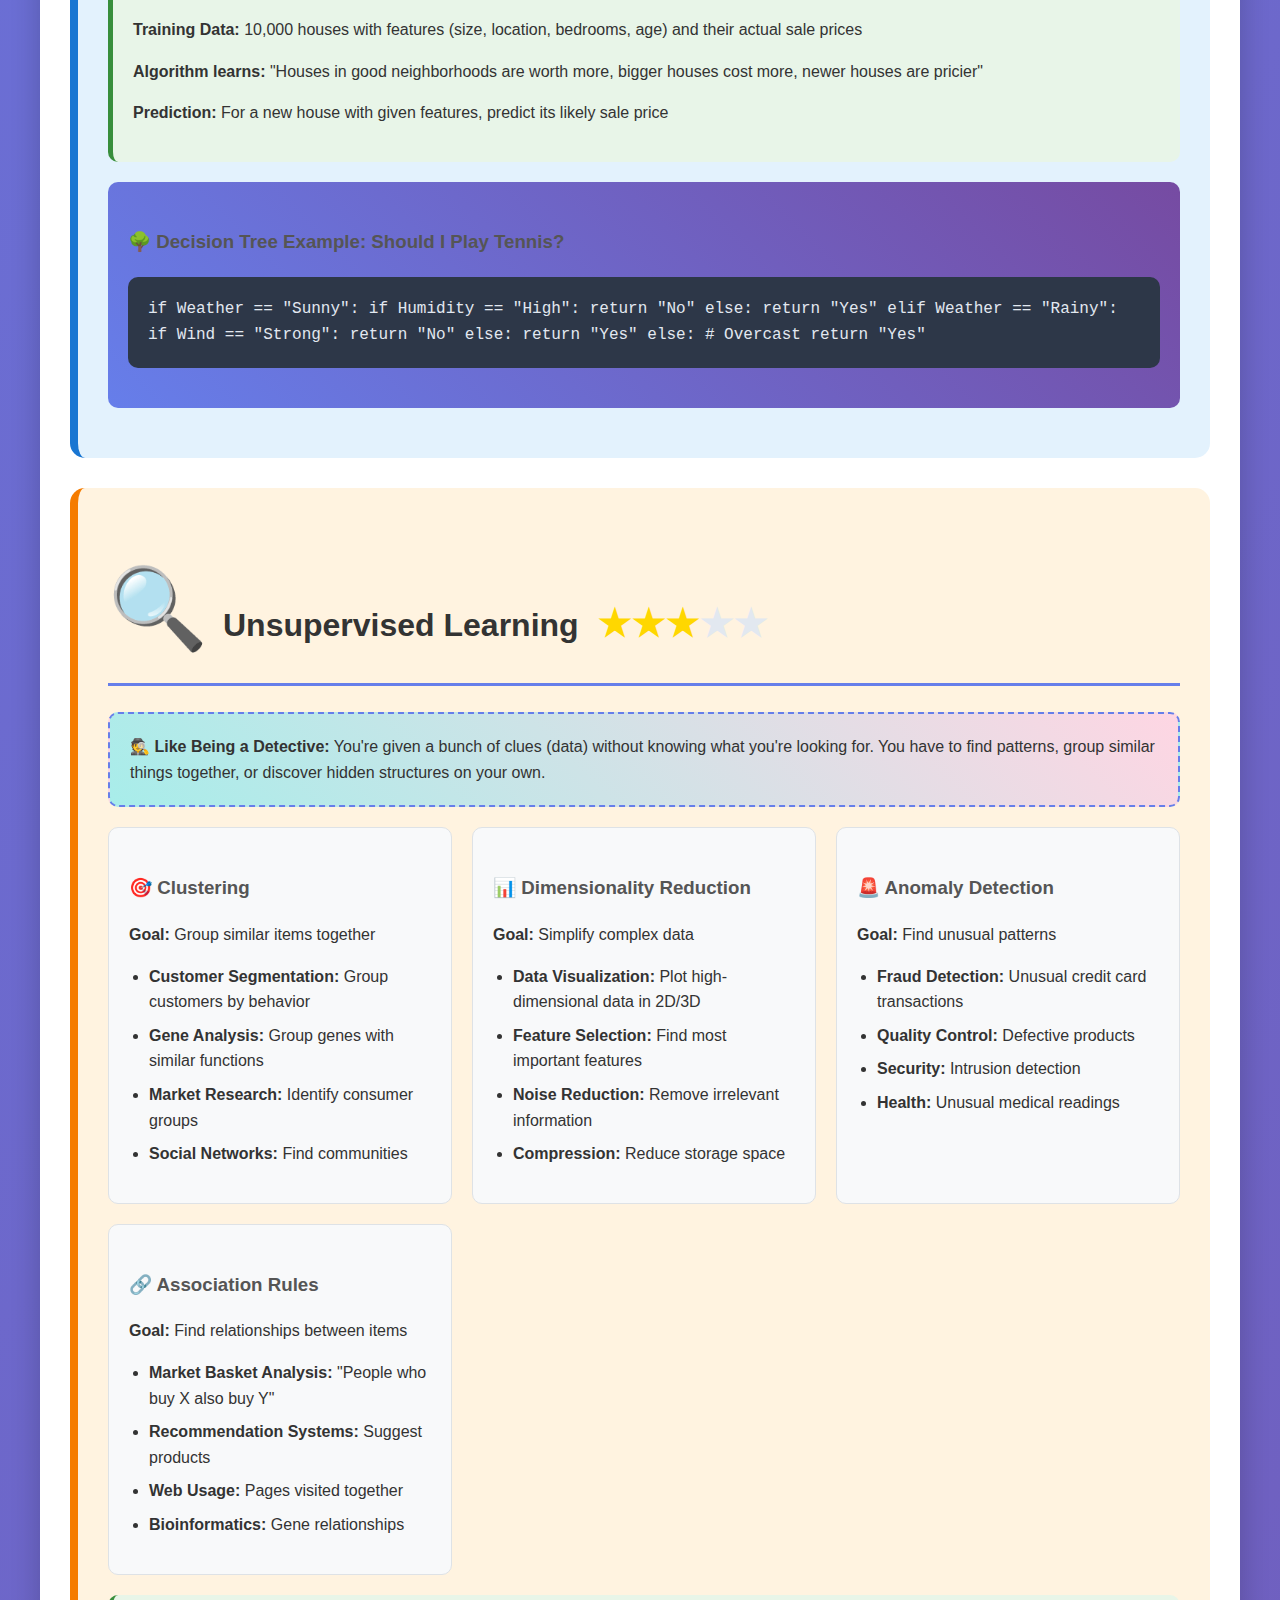
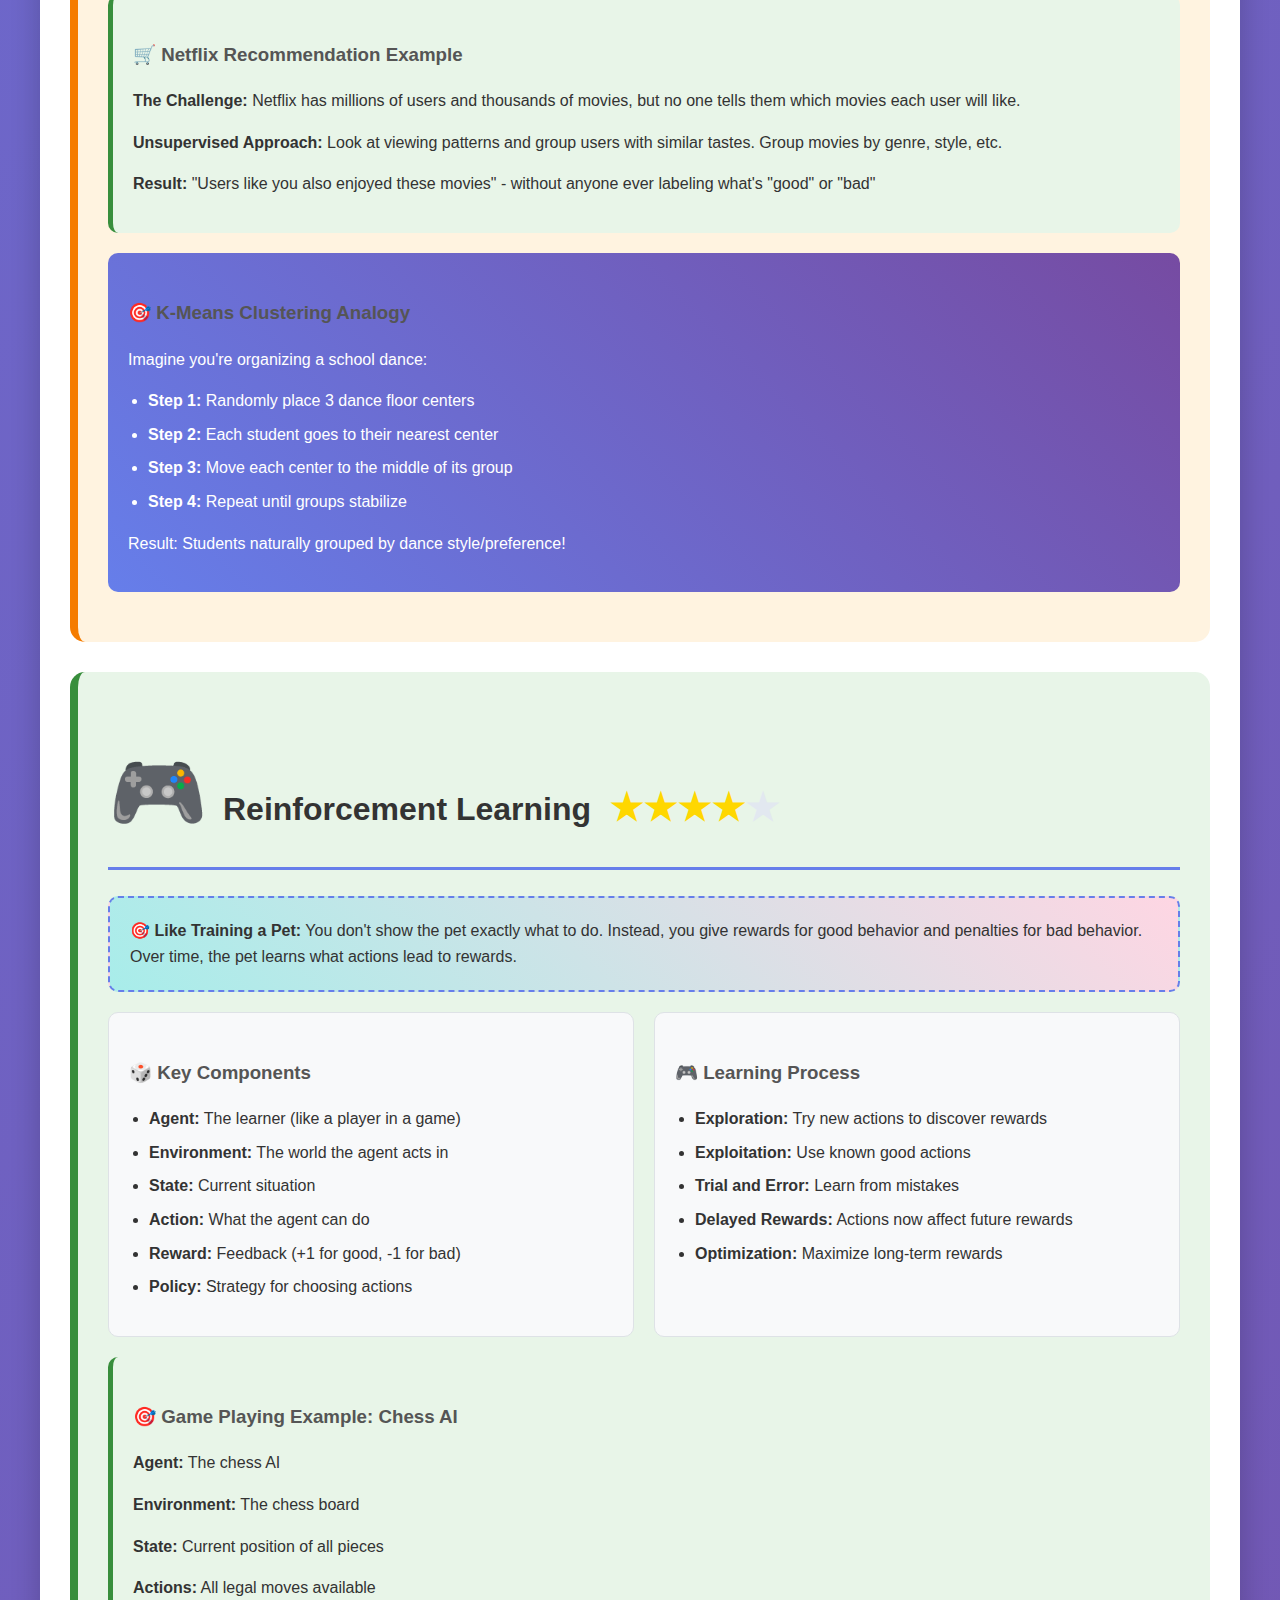
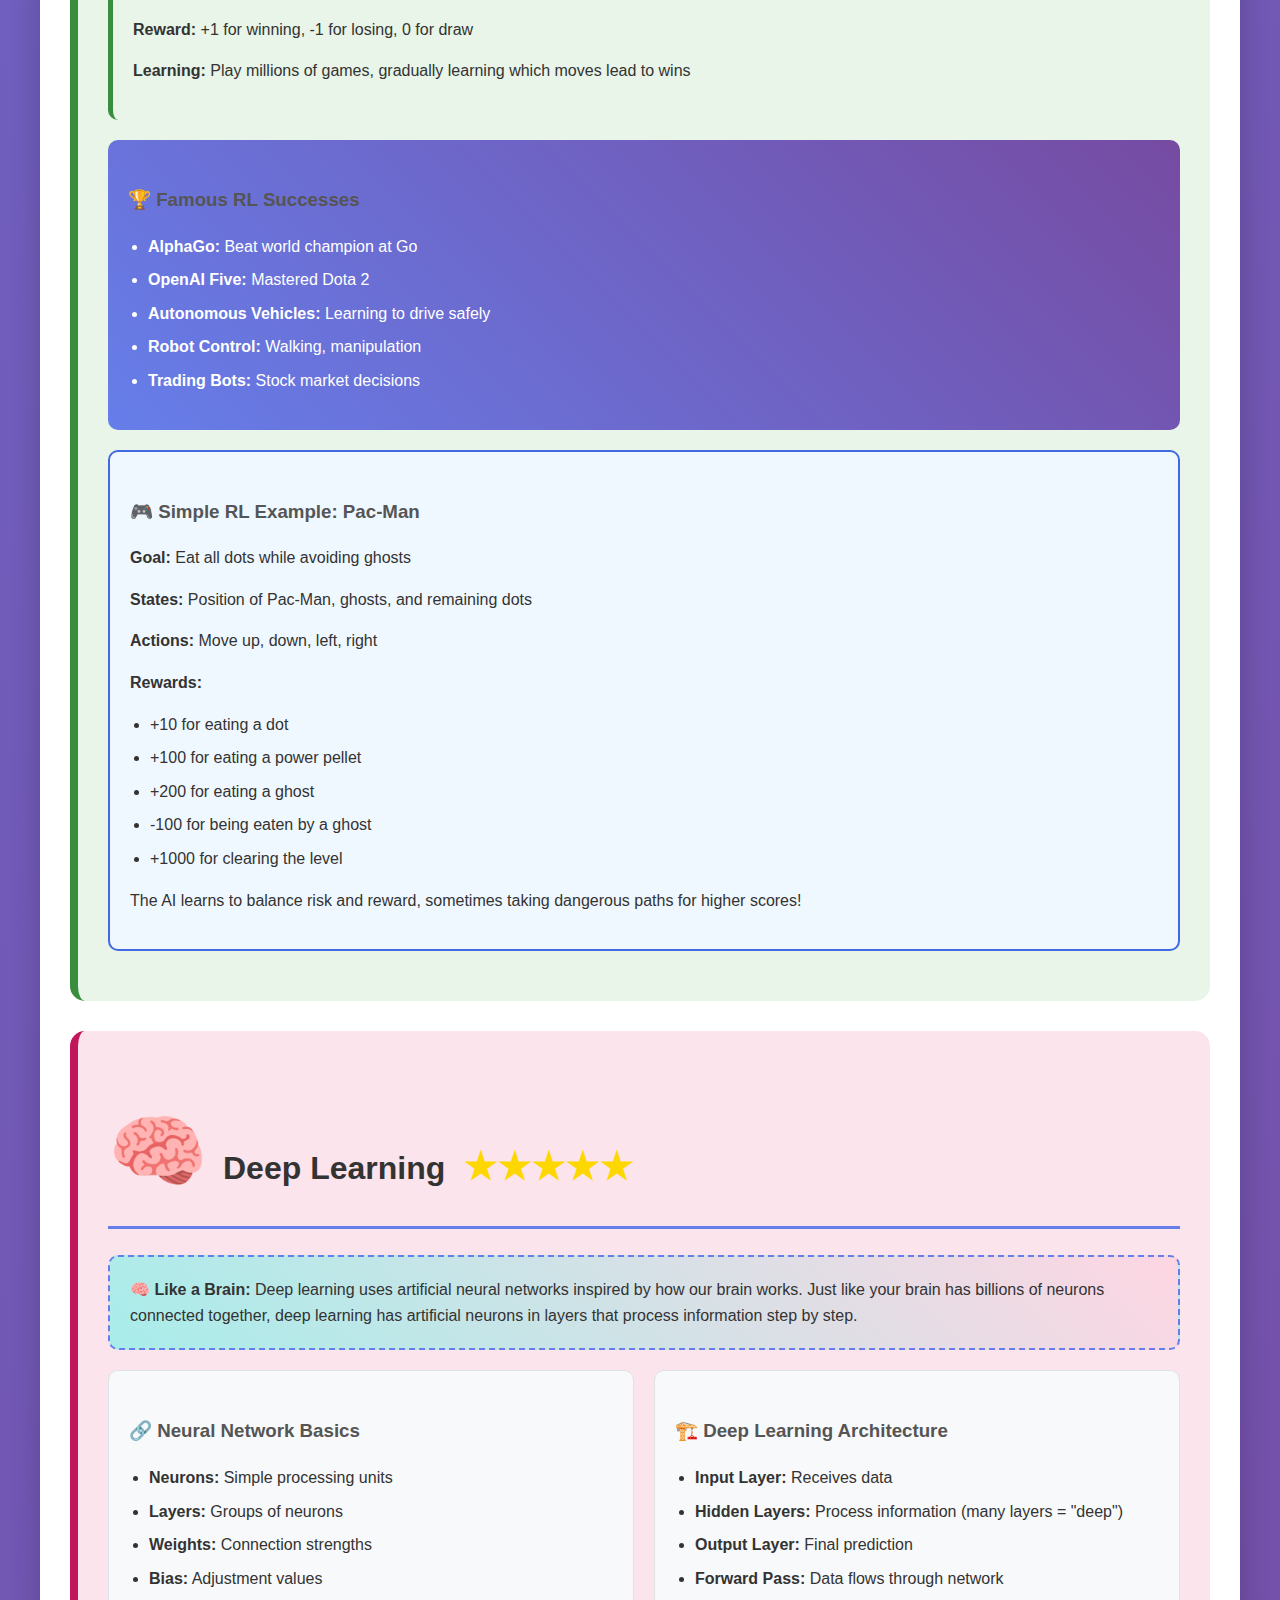
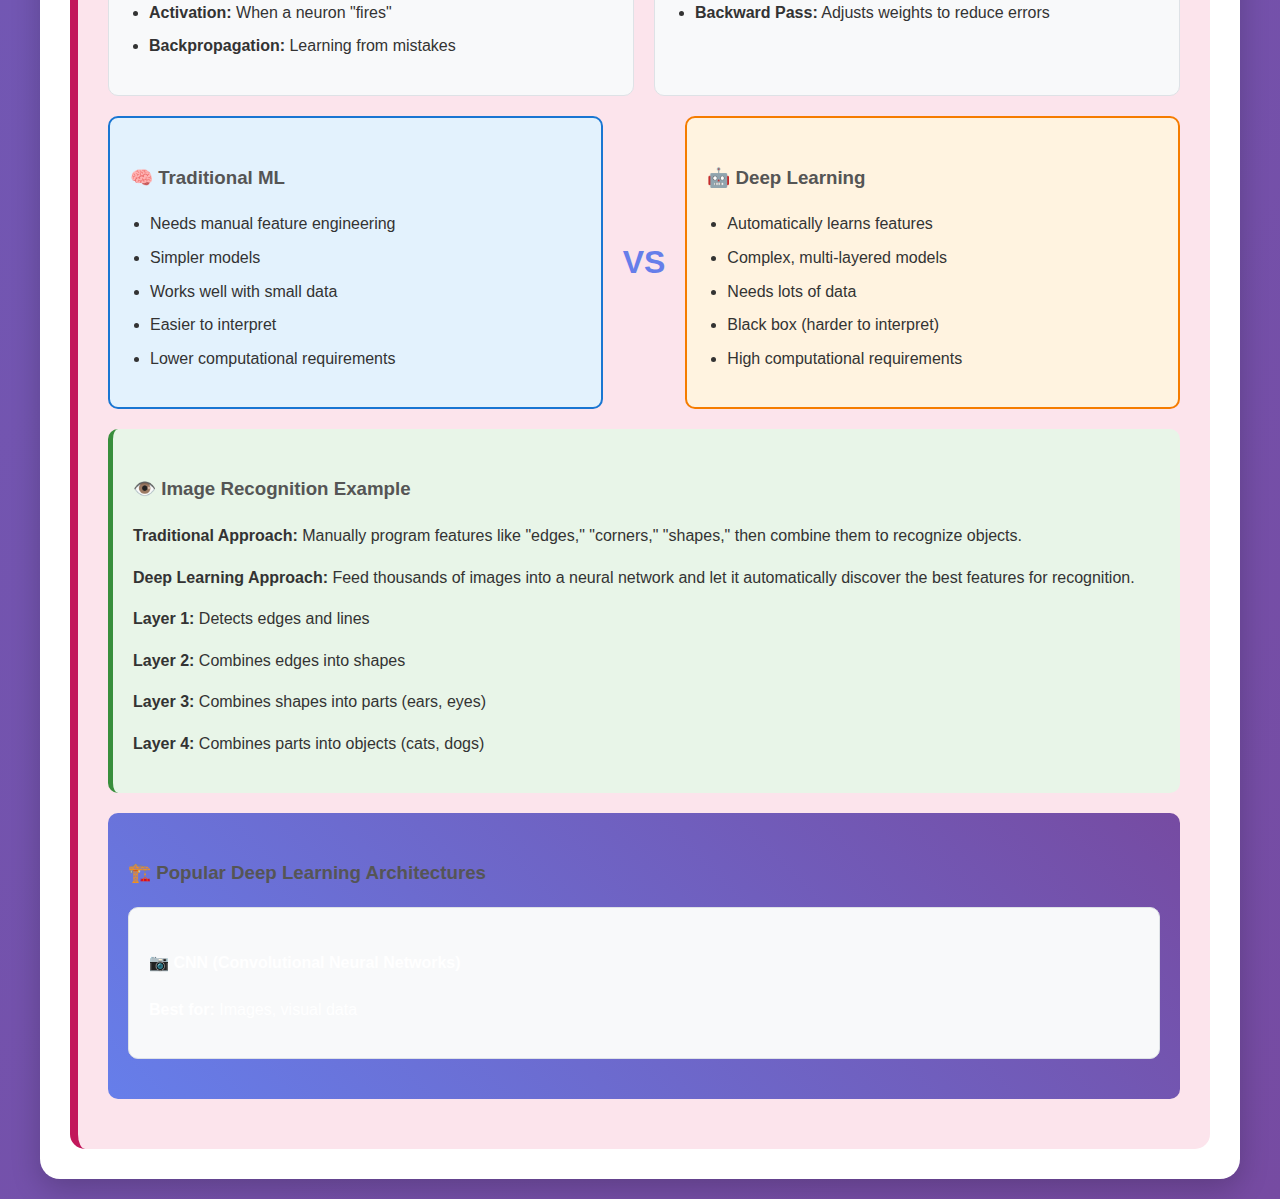
<file: ML.html>
<!DOCTYPE html>
<html lang="en">
<head>
    <meta charset="UTF-8">
    <meta name="viewport" content="width=device-width, initial-scale=1.0">
    <title>Complete Machine Learning Guide</title>
    <style>
        body {
            font-family: 'Segoe UI', Tahoma, Geneva, Verdana, sans-serif;
            margin: 0;
            padding: 20px;
            background: linear-gradient(135deg, #667eea 0%, #764ba2 100%);
            color: #333;
            line-height: 1.6;
        }
        .container {
            max-width: 1200px;
            margin: 0 auto;
            background: white;
            border-radius: 20px;
            box-shadow: 0 10px 30px rgba(0,0,0,0.2);
            overflow: hidden;
        }
        .header {
            background: linear-gradient(45deg, #667eea, #764ba2);
            color: white;
            padding: 40px;
            text-align: center;
        }
        .section {
            margin: 30px;
            padding: 30px;
            border-radius: 15px;
            border-left: 8px solid;
            transition: all 0.3s ease;
        }
        .section:hover {
            transform: translateY(-5px);
            box-shadow: 0 15px 40px rgba(0,0,0,0.1);
        }
        
        .intro { background: #f8f9fa; border-color: #6c757d; }
        .supervised { background: #e3f2fd; border-color: #1976d2; }
        .unsupervised { background: #fff3e0; border-color: #f57c00; }
        .reinforcement { background: #e8f5e8; border-color: #388e3c; }
        .deep { background: #fce4ec; border-color: #c2185b; }
        .algorithms { background: #f3e5f5; border-color: #7b1fa2; }
        .workflow { background: #e0f2f1; border-color: #00695c; }
        .tools { background: #ffebee; border-color: #d32f2f; }
        .applications { background: #fff8e1; border-color: #ff8f00; }
        .ethics { background: #e8eaf6; border-color: #303f9f; }
        
        .emoji {
            font-size: 2.5em;
            margin-right: 15px;
        }
        
        .analogy-box {
            background: linear-gradient(45deg, #a8edea, #fed6e3);
            padding: 20px;
            border-radius: 10px;
            margin: 20px 0;
            border: 2px dashed #667eea;
        }
        
        .detail-grid {
            display: grid;
            grid-template-columns: repeat(auto-fit, minmax(300px, 1fr));
            gap: 20px;
            margin: 20px 0;
        }
        
        .detail-card {
            background: #f8f9fa;
            padding: 20px;
            border-radius: 10px;
            border: 1px solid #dee2e6;
            transition: transform 0.3s ease;
        }
        
        .detail-card:hover {
            transform: translateY(-3px);
            box-shadow: 0 8px 20px rgba(0,0,0,0.1);
        }
        
        .vs-comparison {
            display: flex;
            justify-content: space-between;
            margin: 20px 0;
            gap: 20px;
        }
        
        .vs-left, .vs-right {
            flex: 1;
            padding: 20px;
            border-radius: 10px;
        }
        
        .vs-left {
            background: #e3f2fd;
            border: 2px solid #1976d2;
        }
        
        .vs-right {
            background: #fff3e0;
            border: 2px solid #f57c00;
        }
        
        .vs-center {
            display: flex;
            align-items: center;
            font-size: 2em;
            color: #667eea;
            font-weight: bold;
        }
        
        .algorithm-showcase {
            background: linear-gradient(45deg, #667eea, #764ba2);
            color: white;
            padding: 20px;
            border-radius: 10px;
            margin: 20px 0;
        }
        
        .workflow-steps {
            display: flex;
            justify-content: space-between;
            align-items: center;
            background: #f8f9fa;
            padding: 20px;
            border-radius: 10px;
            margin: 20px 0;
            flex-wrap: wrap;
        }
        
        .step {
            text-align: center;
            padding: 15px;
            margin: 5px;
            border-radius: 10px;
            background: white;
            border: 2px solid #667eea;
            min-width: 120px;
            flex: 1;
        }
        
        .arrow-right {
            font-size: 1.5em;
            color: #667eea;
            margin: 0 10px;
        }
        
        .code-example {
            background: #2d3748;
            color: #e2e8f0;
            padding: 20px;
            border-radius: 10px;
            margin: 20px 0;
            font-family: 'Courier New', monospace;
            overflow-x: auto;
        }
        
        .highlight {
            background: linear-gradient(120deg, #a8edea 0%, #fed6e3 100%);
            padding: 2px 6px;
            border-radius: 4px;
            font-weight: bold;
        }
        
        .real-world-example {
            background: #e8f5e8;
            padding: 20px;
            border-radius: 10px;
            border-left: 5px solid #388e3c;
            margin: 20px 0;
        }
        
        .warning-box {
            background: #fff3e0;
            padding: 15px;
            border-radius: 8px;
            margin: 15px 0;
            border-left: 4px solid #ff9800;
        }
        
        .math-formula {
            background: #f8f9fa;
            padding: 15px;
            border-radius: 8px;
            margin: 15px 0;
            border: 1px solid #dee2e6;
            font-family: 'Times New Roman', serif;
            text-align: center;
        }
        
        h1 {
            font-size: 3em;
            margin: 0;
            text-shadow: 2px 2px 4px rgba(0,0,0,0.3);
        }
        
        h2 {
            color: #333;
            border-bottom: 3px solid #667eea;
            padding-bottom: 10px;
            font-size: 2em;
        }
        
        h3 {
            color: #555;
            margin-top: 25px;
        }
        
        .nav-menu {
            background: #2d3748;
            padding: 15px;
            text-align: center;
            overflow-x: auto;
        }
        
        .nav-menu a {
            color: white;
            text-decoration: none;
            margin: 0 10px;
            padding: 8px 15px;
            border-radius: 5px;
            transition: background 0.3s ease;
            white-space: nowrap;
        }
        
        .nav-menu a:hover {
            background: #4a5568;
        }
        
        .progress-bar {
            background: #e2e8f0;
            height: 20px;
            border-radius: 10px;
            overflow: hidden;
            margin: 10px 0;
        }
        
        .progress-fill {
            height: 100%;
            background: linear-gradient(45deg, #667eea, #764ba2);
            transition: width 0.3s ease;
        }
        
        .difficulty-indicator {
            display: inline-block;
            margin-left: 10px;
        }
        
        .star {
            color: #ffd700;
            font-size: 1.2em;
        }
        
        .star.empty {
            color: #e2e8f0;
        }
        
        ul {
            padding-left: 20px;
        }
        
        li {
            margin: 8px 0;
        }
        
        .interactive-demo {
            background: #f0f8ff;
            padding: 20px;
            border-radius: 10px;
            margin: 20px 0;
            border: 2px solid #4169e1;
        }
    </style>
</head>
<body>
    <div class="container">
        <div class="header">
            <h1>🤖 Machine Learning: Complete Guide 🤖</h1>
            <p>From Zero to Hero - Understanding AI through Simple Analogies</p>
        </div>

        <div class="nav-menu">
            <a href="#intro">Introduction</a>
            <a href="#types">ML Types</a>
            <a href="#supervised">Supervised</a>
            <a href="#unsupervised">Unsupervised</a>
            <a href="#reinforcement">Reinforcement</a>
            <a href="#deep">Deep Learning</a>
            <a href="#algorithms">Algorithms</a>
            <a href="#workflow">Workflow</a>
            <a href="#tools">Tools</a>
            <a href="#applications">Applications</a>
            <a href="#ethics">Ethics</a>
        </div>

        <div id="intro" class="section intro">
            <h2><span class="emoji">🧠</span>What is Machine Learning?</h2>
            
            <div class="analogy-box">
                <strong>🎯 Simple Definition:</strong> Machine Learning is like teaching a computer to learn patterns and make predictions, just like how humans learn from experience. Instead of programming every possible scenario, we show the computer lots of examples and let it figure out the patterns on its own.
            </div>
            
            <div class="vs-comparison">
                <div class="vs-left">
                    <h3>🔧 Traditional Programming</h3>
                    <ul>
                        <li>Programmer writes specific rules</li>
                        <li>Input + Rules = Output</li>
                        <li>Example: "If temperature > 30°C, recommend shorts"</li>
                        <li>Fixed, rigid responses</li>
                    </ul>
                </div>
                <div class="vs-center">VS</div>
                <div class="vs-right">
                    <h3>🤖 Machine Learning</h3>
                    <ul>
                        <li>Computer learns patterns from data</li>
                        <li>Input + Output = Rules (discovered)</li>
                        <li>Example: Show 1000s of weather/clothing examples</li>
                        <li>Flexible, adaptive responses</li>
                    </ul>
                </div>
            </div>
            
            <div class="real-world-example">
                <h3>🌍 Real-World Analogy: Learning to Drive</h3>
                <p><strong>Traditional Programming:</strong> Give someone a 10,000-page manual with rules for every possible driving scenario.</p>
                <p><strong>Machine Learning:</strong> Let someone observe thousands of drivers, practice driving themselves, and gradually learn the patterns and rules through experience.</p>
            </div>
            
            <div class="detail-grid">
                <div class="detail-card">
                    <h3>🔍 Key Concepts</h3>
                    <ul>
                        <li><strong>Data:</strong> The fuel of ML (like textbooks for learning)</li>
                        <li><strong>Algorithm:</strong> The learning method (like study techniques)</li>
                        <li><strong>Model:</strong> The learned knowledge (like expertise gained)</li>
                        <li><strong>Prediction:</strong> Using knowledge on new situations</li>
                    </ul>
                </div>
                <div class="detail-card">
                    <h3>⚡ Why ML is Powerful</h3>
                    <ul>
                        <li><strong>Pattern Recognition:</strong> Finds hidden patterns in data</li>
                        <li><strong>Scalability:</strong> Handles massive datasets</li>
                        <li><strong>Adaptability:</strong> Improves with more data</li>
                        <li><strong>Automation:</strong> Makes decisions without human intervention</li>
                    </ul>
                </div>
            </div>
        </div>

        <div id="types" class="section intro">
            <h2><span class="emoji">🎯</span>Types of Machine Learning</h2>
            
            <div class="workflow-steps">
                <div class="step">
                    <strong>Supervised Learning</strong><br>
                    <small>Learning with a teacher</small>
                </div>
                <div class="arrow-right">→</div>
                <div class="step">
                    <strong>Unsupervised Learning</strong><br>
                    <small>Learning without a teacher</small>
                </div>
                <div class="arrow-right">→</div>
                <div class="step">
                    <strong>Reinforcement Learning</strong><br>
                    <small>Learning through trial & error</small>
                </div>
            </div>
            
            <div class="analogy-box">
                <strong>🏫 School Analogy:</strong><br>
                <strong>Supervised:</strong> Learning math with a teacher who shows you problems and correct answers<br>
                <strong>Unsupervised:</strong> Exploring a library and discovering books you like on your own<br>
                <strong>Reinforcement:</strong> Learning to play chess by playing games and getting better through wins/losses
            </div>
        </div>

        <div id="supervised" class="section supervised">
            <h2><span class="emoji">👨‍🏫</span>Supervised Learning <span class="difficulty-indicator">
                <span class="star">★</span><span class="star">★</span><span class="star empty">★</span><span class="star empty">★</span><span class="star empty">★</span>
            </span></h2>
            
            <div class="analogy-box">
                <strong>🎓 Like Learning with a Teacher:</strong> You're shown lots of examples with the correct answers, then tested on new examples. Like learning to recognize cats by looking at thousands of photos labeled "cat" or "not cat."
            </div>
            
            <div class="vs-comparison">
                <div class="vs-left">
                    <h3>📊 Classification</h3>
                    <p><strong>Goal:</strong> Predict categories/classes</p>
                    <ul>
                        <li>Email: Spam or Not Spam</li>
                        <li>Medical: Disease or Healthy</li>
                        <li>Image: Cat, Dog, or Bird</li>
                        <li>Output: Discrete labels</li>
                    </ul>
                </div>
                <div class="vs-center">VS</div>
                <div class="vs-right">
                    <h3>📈 Regression</h3>
                    <p><strong>Goal:</strong> Predict continuous numbers</p>
                    <ul>
                        <li>House Price: $350,000</li>
                        <li>Temperature: 24.5°C</li>
                        <li>Stock Price: $125.67</li>
                        <li>Output: Continuous values</li>
                    </ul>
                </div>
            </div>
            
            <div class="detail-grid">
                <div class="detail-card">
                    <h3>🔍 Popular Classification Algorithms</h3>
                    <ul>
                        <li><strong>Decision Trees:</strong> Like a flowchart of yes/no questions</li>
                        <li><strong>Random Forest:</strong> Multiple decision trees voting</li>
                        <li><strong>SVM:</strong> Finding the best boundary between classes</li>
                        <li><strong>Logistic Regression:</strong> Statistical probability approach</li>
                        <li><strong>Neural Networks:</strong> Brain-inspired networks</li>
                    </ul>
                </div>
                <div class="detail-card">
                    <h3>📈 Popular Regression Algorithms</h3>
                    <ul>
                        <li><strong>Linear Regression:</strong> Drawing best-fit straight line</li>
                        <li><strong>Polynomial Regression:</strong> Curved lines for complex patterns</li>
                        <li><strong>Ridge/Lasso:</strong> Preventing overfitting</li>
                        <li><strong>SVR:</strong> Support Vector Regression</li>
                        <li><strong>Neural Networks:</strong> For complex non-linear patterns</li>
                    </ul>
                </div>
            </div>
            
            <div class="real-world-example">
                <h3>🏠 House Price Prediction Example</h3>
                <p><strong>Training Data:</strong> 10,000 houses with features (size, location, bedrooms, age) and their actual sale prices</p>
                <p><strong>Algorithm learns:</strong> "Houses in good neighborhoods are worth more, bigger houses cost more, newer houses are pricier"</p>
                <p><strong>Prediction:</strong> For a new house with given features, predict its likely sale price</p>
            </div>
            
            <div class="algorithm-showcase">
                <h3>🌳 Decision Tree Example: Should I Play Tennis?</h3>
                <div class="code-example">
if Weather == "Sunny":
    if Humidity == "High":
        return "No"
    else:
        return "Yes"
elif Weather == "Rainy":
    if Wind == "Strong":
        return "No"
    else:
        return "Yes"
else:  # Overcast
    return "Yes"
                </div>
            </div>
        </div>

        <div id="unsupervised" class="section unsupervised">
            <h2><span class="emoji">🔍</span>Unsupervised Learning <span class="difficulty-indicator">
                <span class="star">★</span><span class="star">★</span><span class="star">★</span><span class="star empty">★</span><span class="star empty">★</span>
            </span></h2>
            
            <div class="analogy-box">
                <strong>🕵️ Like Being a Detective:</strong> You're given a bunch of clues (data) without knowing what you're looking for. You have to find patterns, group similar things together, or discover hidden structures on your own.
            </div>
            
            <div class="detail-grid">
                <div class="detail-card">
                    <h3>🎯 Clustering</h3>
                    <p><strong>Goal:</strong> Group similar items together</p>
                    <ul>
                        <li><strong>Customer Segmentation:</strong> Group customers by behavior</li>
                        <li><strong>Gene Analysis:</strong> Group genes with similar functions</li>
                        <li><strong>Market Research:</strong> Identify consumer groups</li>
                        <li><strong>Social Networks:</strong> Find communities</li>
                    </ul>
                </div>
                <div class="detail-card">
                    <h3>📊 Dimensionality Reduction</h3>
                    <p><strong>Goal:</strong> Simplify complex data</p>
                    <ul>
                        <li><strong>Data Visualization:</strong> Plot high-dimensional data in 2D/3D</li>
                        <li><strong>Feature Selection:</strong> Find most important features</li>
                        <li><strong>Noise Reduction:</strong> Remove irrelevant information</li>
                        <li><strong>Compression:</strong> Reduce storage space</li>
                    </ul>
                </div>
                <div class="detail-card">
                    <h3>🚨 Anomaly Detection</h3>
                    <p><strong>Goal:</strong> Find unusual patterns</p>
                    <ul>
                        <li><strong>Fraud Detection:</strong> Unusual credit card transactions</li>
                        <li><strong>Quality Control:</strong> Defective products</li>
                        <li><strong>Security:</strong> Intrusion detection</li>
                        <li><strong>Health:</strong> Unusual medical readings</li>
                    </ul>
                </div>
                <div class="detail-card">
                    <h3>🔗 Association Rules</h3>
                    <p><strong>Goal:</strong> Find relationships between items</p>
                    <ul>
                        <li><strong>Market Basket Analysis:</strong> "People who buy X also buy Y"</li>
                        <li><strong>Recommendation Systems:</strong> Suggest products</li>
                        <li><strong>Web Usage:</strong> Pages visited together</li>
                        <li><strong>Bioinformatics:</strong> Gene relationships</li>
                    </ul>
                </div>
            </div>
            
            <div class="real-world-example">
                <h3>🛒 Netflix Recommendation Example</h3>
                <p><strong>The Challenge:</strong> Netflix has millions of users and thousands of movies, but no one tells them which movies each user will like.</p>
                <p><strong>Unsupervised Approach:</strong> Look at viewing patterns and group users with similar tastes. Group movies by genre, style, etc.</p>
                <p><strong>Result:</strong> "Users like you also enjoyed these movies" - without anyone ever labeling what's "good" or "bad"</p>
            </div>
            
            <div class="algorithm-showcase">
                <h3>🎯 K-Means Clustering Analogy</h3>
                <p>Imagine you're organizing a school dance:</p>
                <ul>
                    <li><strong>Step 1:</strong> Randomly place 3 dance floor centers</li>
                    <li><strong>Step 2:</strong> Each student goes to their nearest center</li>
                    <li><strong>Step 3:</strong> Move each center to the middle of its group</li>
                    <li><strong>Step 4:</strong> Repeat until groups stabilize</li>
                </ul>
                <p>Result: Students naturally grouped by dance style/preference!</p>
            </div>
        </div>

        <div id="reinforcement" class="section reinforcement">
            <h2><span class="emoji">🎮</span>Reinforcement Learning <span class="difficulty-indicator">
                <span class="star">★</span><span class="star">★</span><span class="star">★</span><span class="star">★</span><span class="star empty">★</span>
            </span></h2>
            
            <div class="analogy-box">
                <strong>🎯 Like Training a Pet:</strong> You don't show the pet exactly what to do. Instead, you give rewards for good behavior and penalties for bad behavior. Over time, the pet learns what actions lead to rewards.
            </div>
            
            <div class="detail-grid">
                <div class="detail-card">
                    <h3>🎲 Key Components</h3>
                    <ul>
                        <li><strong>Agent:</strong> The learner (like a player in a game)</li>
                        <li><strong>Environment:</strong> The world the agent acts in</li>
                        <li><strong>State:</strong> Current situation</li>
                        <li><strong>Action:</strong> What the agent can do</li>
                        <li><strong>Reward:</strong> Feedback (+1 for good, -1 for bad)</li>
                        <li><strong>Policy:</strong> Strategy for choosing actions</li>
                    </ul>
                </div>
                <div class="detail-card">
                    <h3>🎮 Learning Process</h3>
                    <ul>
                        <li><strong>Exploration:</strong> Try new actions to discover rewards</li>
                        <li><strong>Exploitation:</strong> Use known good actions</li>
                        <li><strong>Trial and Error:</strong> Learn from mistakes</li>
                        <li><strong>Delayed Rewards:</strong> Actions now affect future rewards</li>
                        <li><strong>Optimization:</strong> Maximize long-term rewards</li>
                    </ul>
                </div>
            </div>
            
            <div class="real-world-example">
                <h3>🎯 Game Playing Example: Chess AI</h3>
                <p><strong>Agent:</strong> The chess AI</p>
                <p><strong>Environment:</strong> The chess board</p>
                <p><strong>State:</strong> Current position of all pieces</p>
                <p><strong>Actions:</strong> All legal moves available</p>
                <p><strong>Reward:</strong> +1 for winning, -1 for losing, 0 for draw</p>
                <p><strong>Learning:</strong> Play millions of games, gradually learning which moves lead to wins</p>
            </div>
            
            <div class="algorithm-showcase">
                <h3>🏆 Famous RL Successes</h3>
                <ul>
                    <li><strong>AlphaGo:</strong> Beat world champion at Go</li>
                    <li><strong>OpenAI Five:</strong> Mastered Dota 2</li>
                    <li><strong>Autonomous Vehicles:</strong> Learning to drive safely</li>
                    <li><strong>Robot Control:</strong> Walking, manipulation</li>
                    <li><strong>Trading Bots:</strong> Stock market decisions</li>
                </ul>
            </div>
            
            <div class="interactive-demo">
                <h3>🎮 Simple RL Example: Pac-Man</h3>
                <p><strong>Goal:</strong> Eat all dots while avoiding ghosts</p>
                <p><strong>States:</strong> Position of Pac-Man, ghosts, and remaining dots</p>
                <p><strong>Actions:</strong> Move up, down, left, right</p>
                <p><strong>Rewards:</strong></p>
                <ul>
                    <li>+10 for eating a dot</li>
                    <li>+100 for eating a power pellet</li>
                    <li>+200 for eating a ghost</li>
                    <li>-100 for being eaten by a ghost</li>
                    <li>+1000 for clearing the level</li>
                </ul>
                <p>The AI learns to balance risk and reward, sometimes taking dangerous paths for higher scores!</p>
            </div>
        </div>

        <div id="deep" class="section deep">
            <h2><span class="emoji">🧠</span>Deep Learning <span class="difficulty-indicator">
                <span class="star">★</span><span class="star">★</span><span class="star">★</span><span class="star">★</span><span class="star">★</span>
            </span></h2>
            
            <div class="analogy-box">
                <strong>🧠 Like a Brain:</strong> Deep learning uses artificial neural networks inspired by how our brain works. Just like your brain has billions of neurons connected together, deep learning has artificial neurons in layers that process information step by step.
            </div>
            
            <div class="detail-grid">
                <div class="detail-card">
                    <h3>🔗 Neural Network Basics</h3>
                    <ul>
                        <li><strong>Neurons:</strong> Simple processing units</li>
                        <li><strong>Layers:</strong> Groups of neurons</li>
                        <li><strong>Weights:</strong> Connection strengths</li>
                        <li><strong>Bias:</strong> Adjustment values</li>
                        <li><strong>Activation:</strong> When a neuron "fires"</li>
                        <li><strong>Backpropagation:</strong> Learning from mistakes</li>
                    </ul>
                </div>
                <div class="detail-card">
                    <h3>🏗️ Deep Learning Architecture</h3>
                    <ul>
                        <li><strong>Input Layer:</strong> Receives data</li>
                        <li><strong>Hidden Layers:</strong> Process information (many layers = "deep")</li>
                        <li><strong>Output Layer:</strong> Final prediction</li>
                        <li><strong>Forward Pass:</strong> Data flows through network</li>
                        <li><strong>Backward Pass:</strong> Adjusts weights to reduce errors</li>
                    </ul>
                </div>
            </div>
            
            <div class="vs-comparison">
                <div class="vs-left">
                    <h3>🧠 Traditional ML</h3>
                    <ul>
                        <li>Needs manual feature engineering</li>
                        <li>Simpler models</li>
                        <li>Works well with small data</li>
                        <li>Easier to interpret</li>
                        <li>Lower computational requirements</li>
                    </ul>
                </div>
                <div class="vs-center">VS</div>
                <div class="vs-right">
                    <h3>🤖 Deep Learning</h3>
                    <ul>
                        <li>Automatically learns features</li>
                        <li>Complex, multi-layered models</li>
                        <li>Needs lots of data</li>
                        <li>Black box (harder to interpret)</li>
                        <li>High computational requirements</li>
                    </ul>
                </div>
            </div>
            
            <div class="real-world-example">
                <h3>👁️ Image Recognition Example</h3>
                <p><strong>Traditional Approach:</strong> Manually program features like "edges," "corners," "shapes," then combine them to recognize objects.</p>
                <p><strong>Deep Learning Approach:</strong> Feed thousands of images into a neural network and let it automatically discover the best features for recognition.</p>
                <p><strong>Layer 1:</strong> Detects edges and lines</p>
                <p><strong>Layer 2:</strong> Combines edges into shapes</p>
                <p><strong>Layer 3:</strong> Combines shapes into parts (ears, eyes)</p>
                <p><strong>Layer 4:</strong> Combines parts into objects (cats, dogs)</p>
            </div>
            
            <div class="algorithm-showcase">
                <h3>🏗️ Popular Deep Learning Architectures</h3>
                <div class="detail-grid">
                    <div class="detail-card">
                        <h4>📷 CNN (Convolutional Neural Networks)</h4>
                        <p><strong>Best for:</strong> Images, visual data</p>
</file>
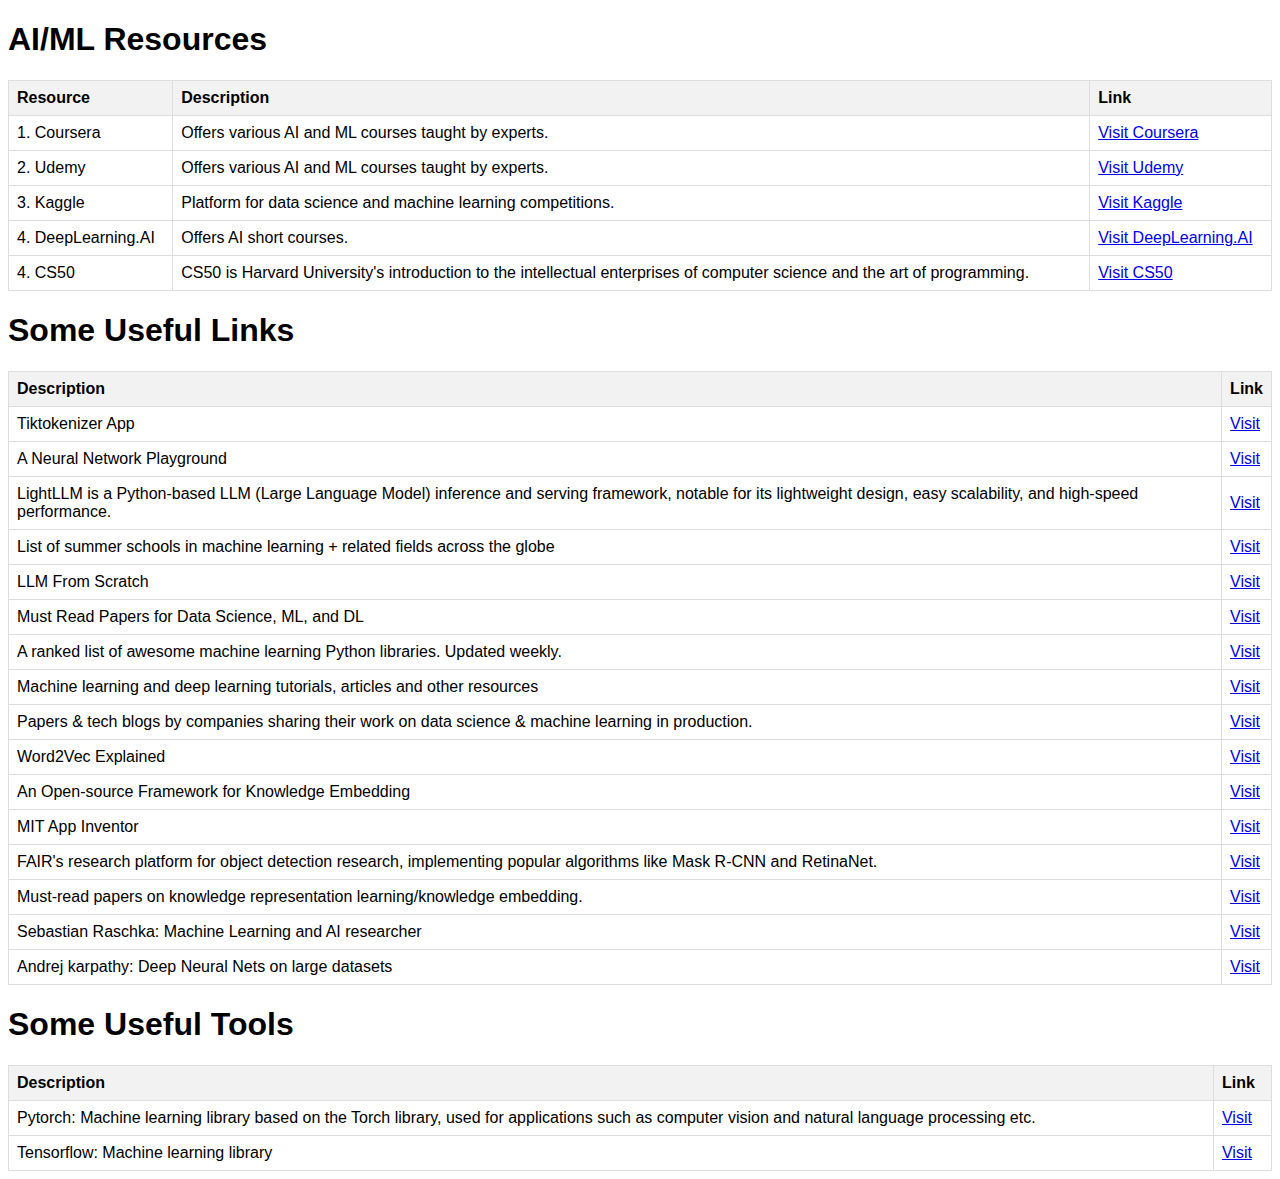
<file: Resource.html>
<!DOCTYPE html>
<html lang="en">
<head>
<meta charset="UTF-8">
<meta name="viewport" content="width=device-width, initial-scale=1.0">
<title>AI/ML Resources</title>
<style>
    body {
        font-family: Arial, sans-serif;
    }
    table {
        width: 100%;
        border-collapse: collapse;
    }
    th, td {
        border: 1px solid #dddddd;
        text-align: left;
        padding: 8px;
    }
    th {
        background-color: #f2f2f2;
    }
</style>
</head>
<body>

<h1>AI/ML Resources</h1>

<table>
    <thead>
        <tr>
            <th>Resource</th>
            <th>Description</th>
            <th>Link</th>
        </tr>
    </thead>
    <tbody>
        <tr>
            <td>1. Coursera</td>
            <td>Offers various AI and ML courses taught by experts.</td>
            <td><a href="https://www.coursera.org">Visit Coursera</a></td>
        </tr>
        <tr>
            <td>2. Udemy</td>
            <td>Offers various AI and ML courses taught by experts.</td>
            <td><a href="https://www.udemy.com/">Visit Udemy</a></td>
        </tr>
        <tr>
            <td>3. Kaggle</td>
            <td>Platform for data science and machine learning competitions.</td>
            <td><a href="https://www.kaggle.com">Visit Kaggle</a></td>
        </tr>
        <tr>
            <td>4. DeepLearning.AI </td>
            <td>Offers AI short courses.</td>
            <td><a href="https://learn.deeplearning.ai/">Visit DeepLearning.AI</a></td>
        </tr>
        <tr>
            <td>4. CS50 </td>
            <td>CS50 is Harvard University's introduction to the intellectual enterprises of computer science and the art of programming. </td>
            <td><a href="https://www.youtube.com/cs50">Visit CS50 </a></td>
        </tr>
        <!-- Add more rows as needed -->
    </tbody>
</table>

<h1>Some Useful Links</h1>

<table>
    <thead>
        <tr>
            <th>Description</th>
            <th>Link</th>
        </tr>
    </thead>
    <tbody>
        <tr>
            <td>Tiktokenizer App</td>
            <td><a href="https://tiktokenizer.vercel.app/">Visit</a></td>
        </tr>
        <tr>
            <td>A Neural Network Playground</td>
            <td><a href="https://playground.tensorflow.org/">Visit</a></td>
        </tr>
        <tr>
            <td>LightLLM is a Python-based LLM (Large Language Model) inference and serving framework, notable for its lightweight design, easy scalability, and high-speed performance.</td>
            <td><a href="https://github.com/ModelTC/lightllm">Visit</a></td>
        </tr>
        <tr>
            <td>List of summer schools in machine learning + related fields across the globe</td>
            <td><a href="https://github.com/sshkhr/awesome-mlss">Visit</a></td>
        </tr>
        
        <tr>
            <td>LLM From Scratch</td>
            <td><a href="https://github.com/rasbt/LLMs-from-scratch">Visit</a></td>
        </tr>
        <tr>
            <td>Must Read Papers for Data Science, ML, and DL</td>
            <td><a href="https://github.com/hurshd0/must-read-papers-for-ml">Visit</a></td>
        </tr>
        <tr>
            <td>A ranked list of awesome machine learning Python libraries. Updated weekly.</td>
            <td><a href="https://github.com/ml-tooling/best-of-ml-python">Visit</a></td>
        </tr>
        <tr>
            <td>Machine learning and deep learning tutorials, articles and other resources</td>
            <td><a href="https://github.com/ujjwalkarn/Machine-Learning-Tutorials">Visit</a></td>
        </tr>
        <tr>
            <td>Papers & tech blogs by companies sharing their work on data science & machine learning in production.</td>
            <td><a href="https://github.com/eugeneyan/applied-ml#data-quality">Visit</a></td>
        </tr>
        <tr>
            <td>Word2Vec Explained</td>
            <td><a href="https://israelg99.github.io/2017-03-23-Word2Vec-Explained/">Visit</a></td>
        </tr>
        <tr>
            <td>An Open-source Framework for Knowledge Embedding</td>
            <td><a href="http://139.129.163.161/home">Visit</a></td>
        </tr>
        <tr>
            <td>MIT App Inventor</td>
            <td><a href="https://appinventor.mit.edu/">Visit</a></td>
        </tr>
        <tr>
            <td>FAIR's research platform for object detection research, implementing popular algorithms like Mask R-CNN and RetinaNet.</td>
            <td><a href="https://github.com/facebookresearch/Detectron">Visit</a></td>
        </tr>
        <tr>
            <td>Must-read papers on knowledge representation learning/knowledge embedding.</td>
            <td><a href="https://github.com/thunlp/KRLPapers">Visit</a></td>
        </tr>
        <tr>
            <td>Sebastian Raschka: Machine Learning and AI researcher</td>
            <td><a href="https://github.com/rasbt">Visit</a></td>
        </tr>
        <tr>
            <td>Andrej karpathy: Deep Neural Nets on large datasets</td>
            <td><a href="https://github.com/karpathy">Visit</a></td>
        </tr>
    
    </tbody>
</table>

<h1>Some Useful Tools</h1>

<table>
    <thead>
        <tr>
            <th>Description</th>
            <th>Link</th>
        </tr>
    </thead>
    <tbody>
        <tr>
            <td>Pytorch: Machine learning library based on the Torch library, used for applications such as computer vision and natural language processing etc.</td>
            <td><a href="https://pytorch.org/">Visit</a></td>
        </tr>
        <tr>
            <td>Tensorflow: Machine learning library</td>
            <td><a href="https://www.tensorflow.org/">Visit</a></td>
        </tr>
        <!-- <tr>
            <td>LightLLM is a Python-based LLM (Large Language Model) inference and serving framework, notable for its lightweight design, easy scalability, and high-speed performance.</td>
            <td><a href="https://github.com/ModelTC/lightllm">Visit</a></td>
        </tr>
        <tr>
            <td>List of summer schools in machine learning + related fields across the globe</td>
            <td><a href="https://github.com/sshkhr/awesome-mlss">Visit</a></td>
        </tr>
        
        <tr>
            <td>LLM From Scratch</td>
            <td><a href="https://github.com/rasbt/LLMs-from-scratch">Visit</a></td>
        </tr> -->
    </tbody>
</table>
</body>
</html>
</file>
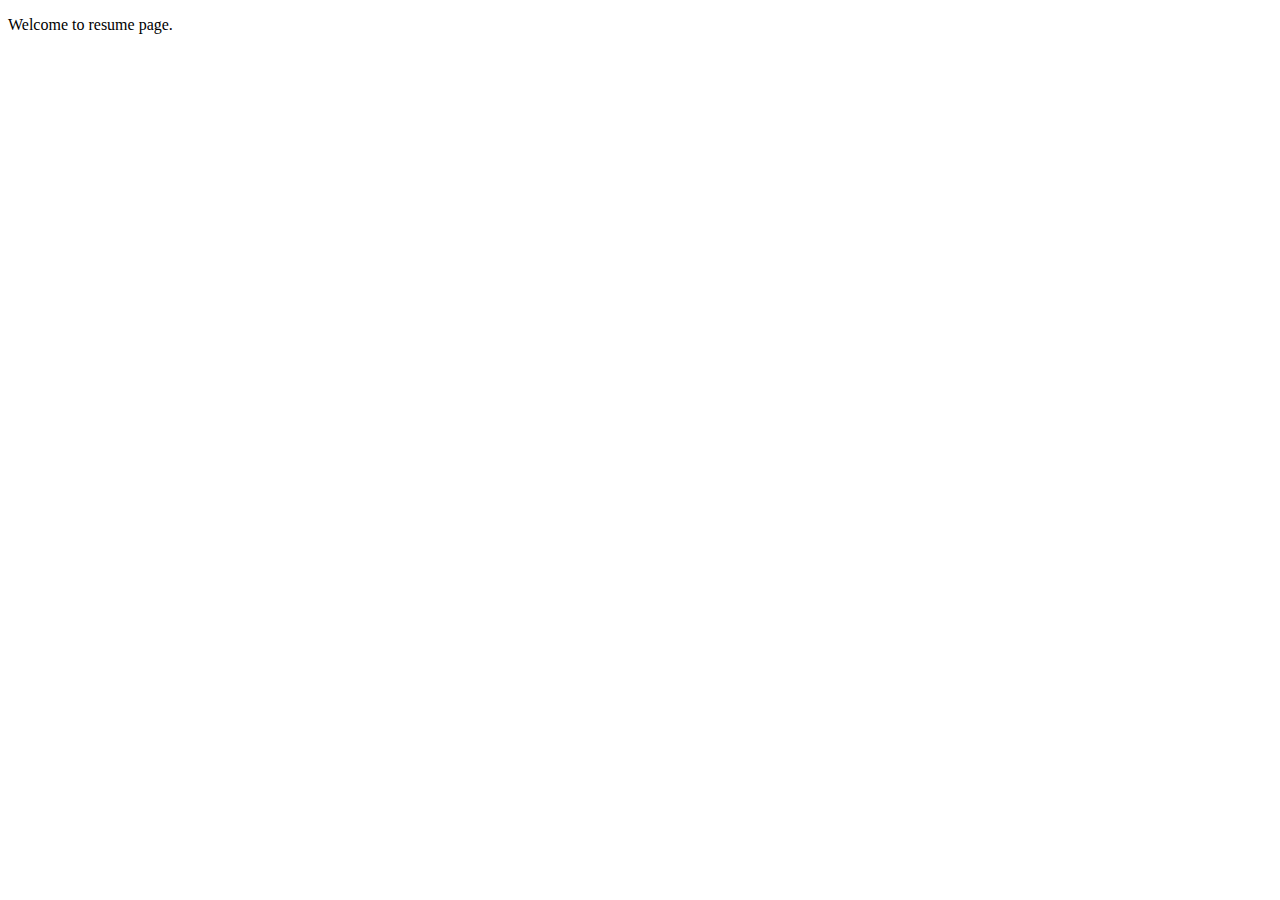
<file: resume_page.html>
<!DOCTYPE html>
<html lang="en">
    <head>
        <meta charset="utf-8">
        <title>Dhananjay Website</title>
        <meta content="width=device-width, initial-scale=1.0" name="viewport">
    </head>

    <body>
      <p> Welcome to resume page.</p>
    </body>
</html>
</file>
